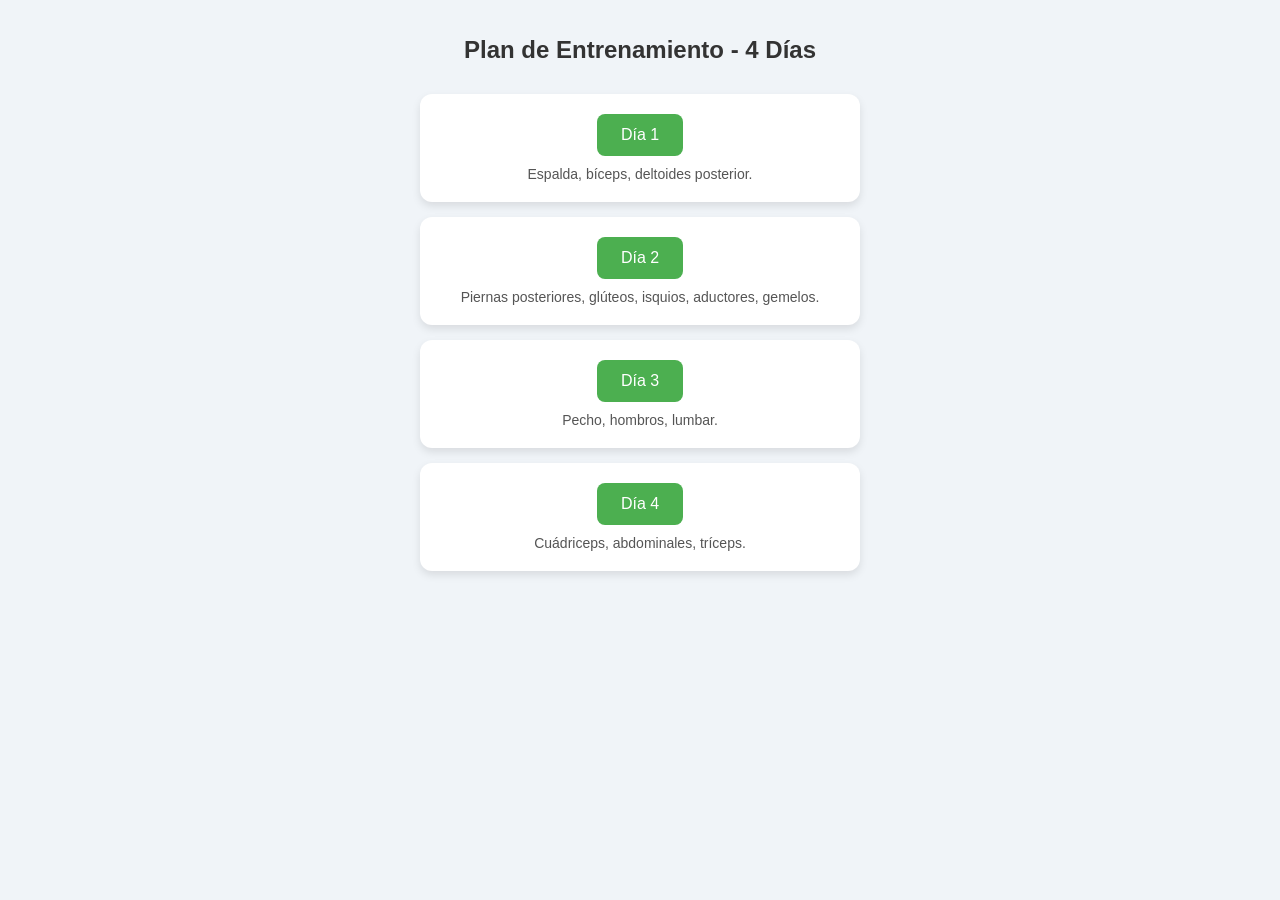
<file: app/src/main/java/com/bochicapp/gym/web/index.html>
<!DOCTYPE html>
<html lang="es">
<head>
    <meta charset="UTF-8">
    <title>Plan de Entrenamiento</title>
    <link rel="stylesheet" href="styles.css">
</head>
<body>
<h1>Plan de Entrenamiento - 4 Días</h1>

<div class="dia">
    <a href="dia1.html">
        <button>Día 1</button>
    </a>
    <p>Espalda, bíceps, deltoides posterior.</p>
</div>

<div class="dia">
    <a href="dia2.html">
        <button>Día 2</button>
    </a>
    <p>Piernas posteriores, glúteos, isquios, aductores, gemelos.</p>
</div>

<div class="dia">
    <a href="dia3.html">
        <button>Día 3</button>
    </a>
    <p>Pecho, hombros, lumbar.</p>
</div>

<div class="dia">
    <a href="dia4.html">
        <button>Día 4</button>
    </a>
    <p>Cuádriceps, abdominales, tríceps.</p>
</div>
</body>
</html>
</file>
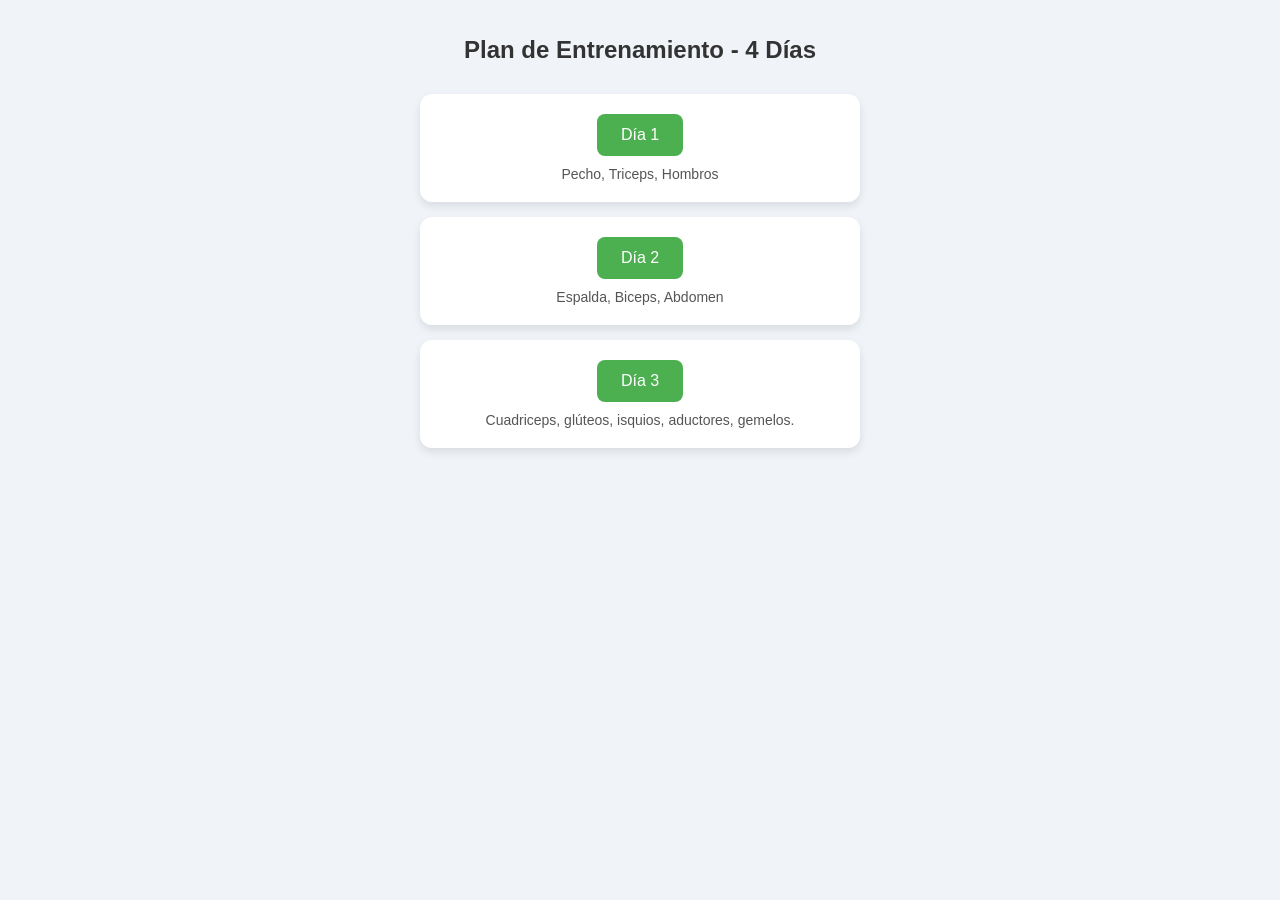
<file: app/src/main/java/com/bochicapp/gym/web/Daniel/index.html>
<!DOCTYPE html>
<html lang="es">
<head>
    <meta charset="UTF-8">
    <title>Plan de Entrenamiento</title>
    <link rel="stylesheet" href="styles.css">
</head>
<body>
<h1>Plan de Entrenamiento - 4 Días</h1>

<div class="dia">
    <a href="dia1.html">
        <button>Día 1</button>
    </a>
    <p>Pecho, Triceps, Hombros</p>
</div>

<div class="dia">
    <a href="dia2.html">
        <button>Día 2</button>
    </a>
    <p>Espalda, Biceps, Abdomen</p>
</div>

<div class="dia">
    <a href="dia3.html">
        <button>Día 3</button>
    </a>
    <p>Cuadriceps, glúteos, isquios, aductores, gemelos.</p>
</div>

</body>
</html>
</file>
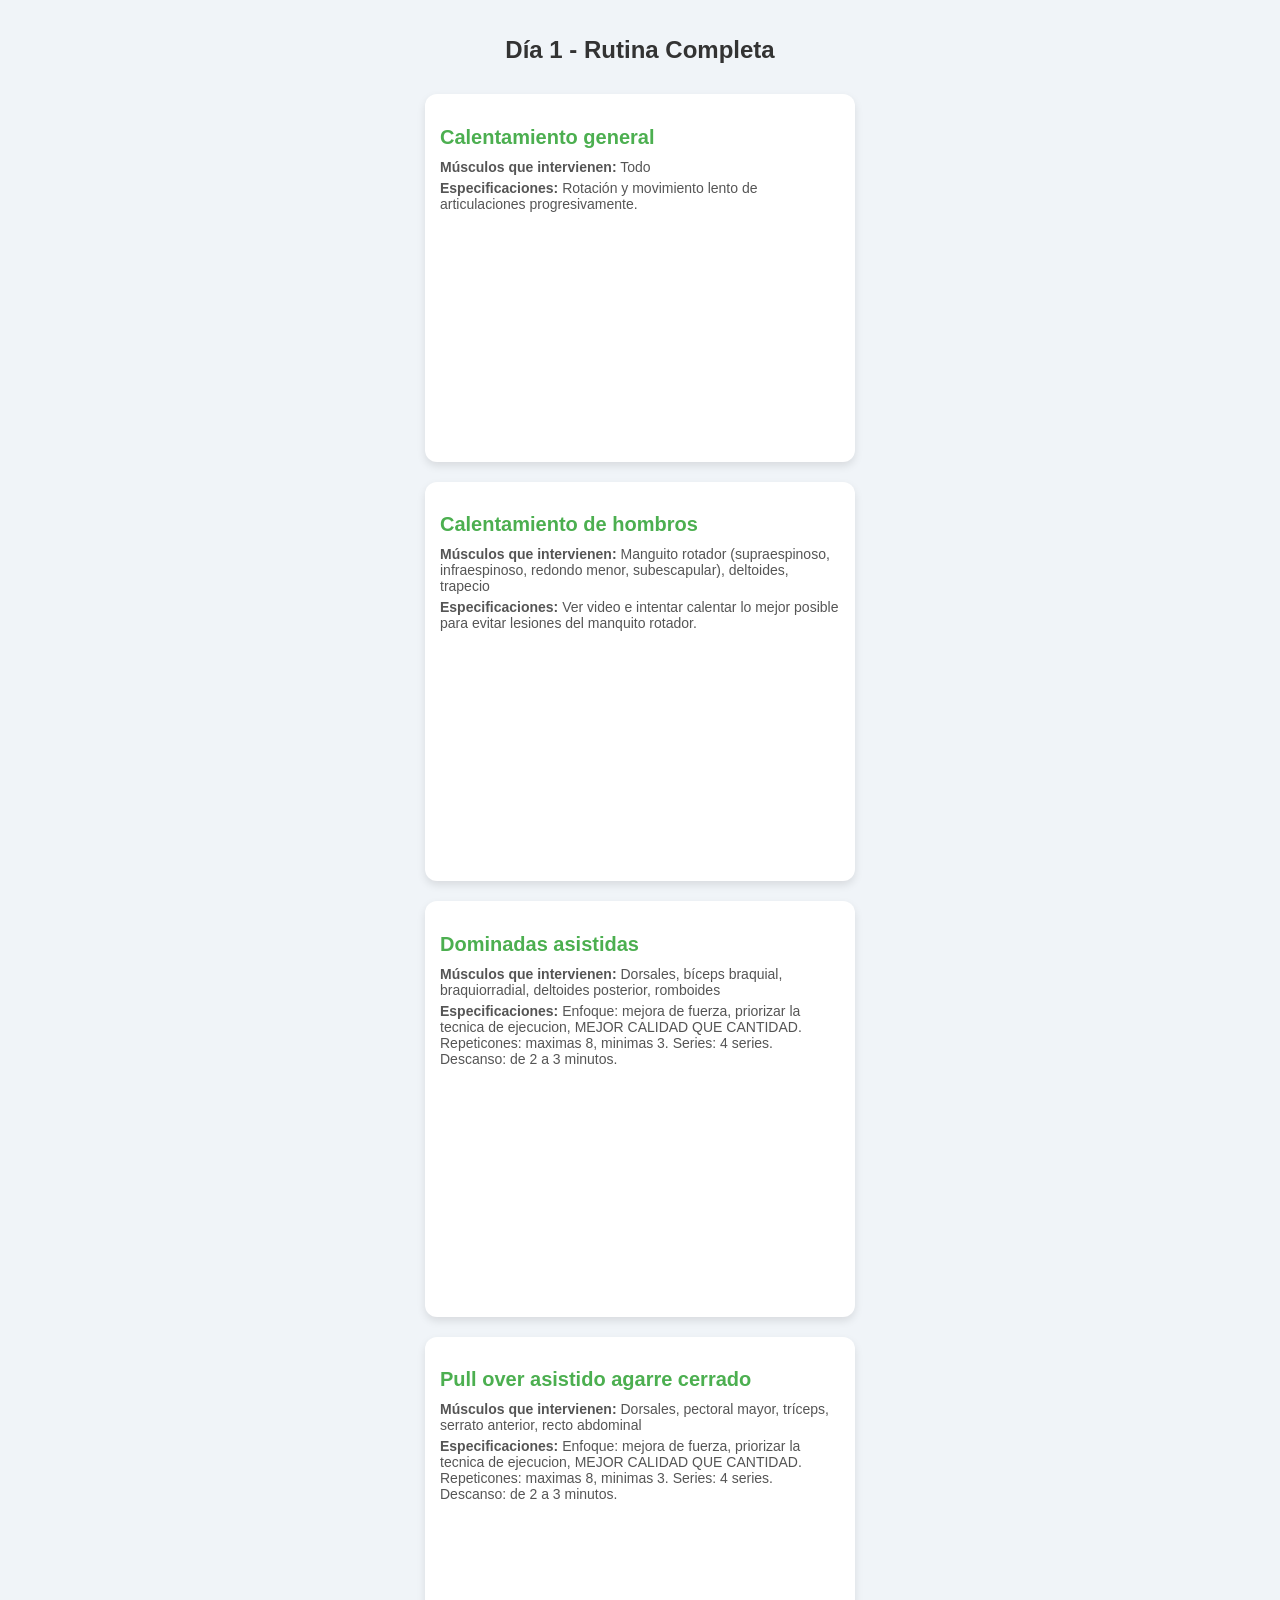
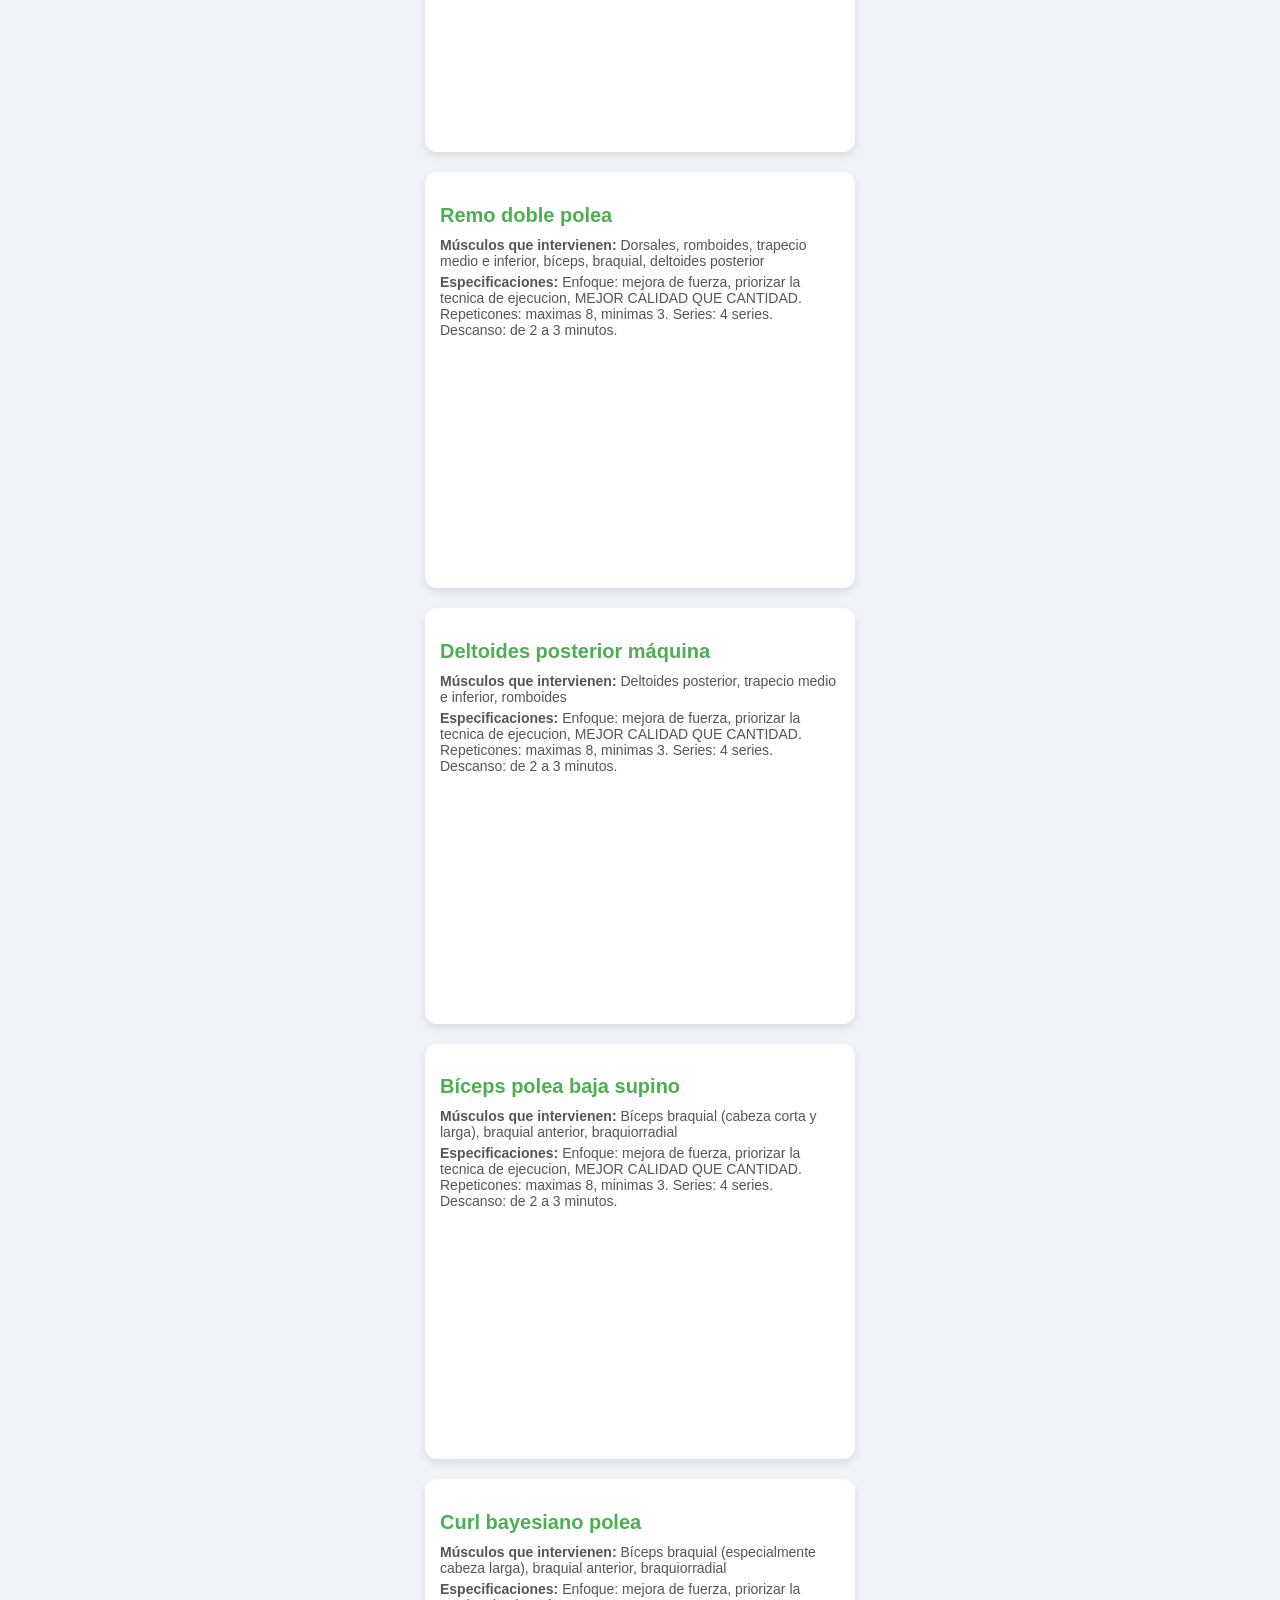
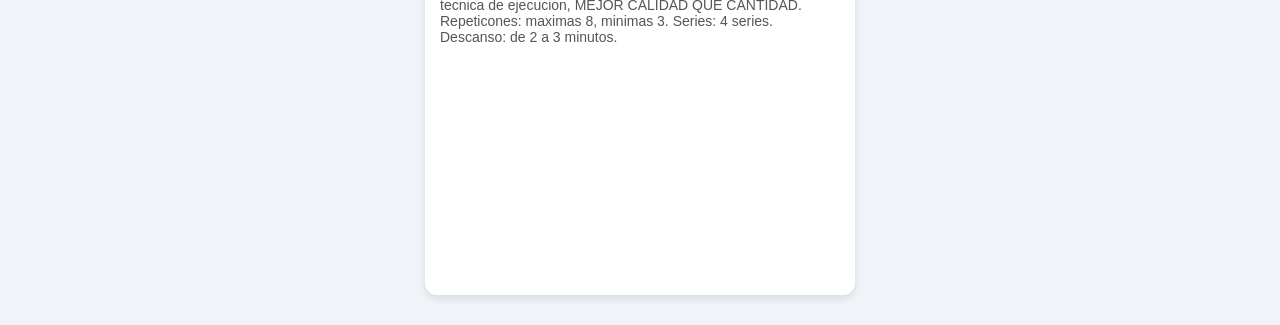
<file: app/src/main/java/com/bochicapp/gym/web/dia1.html>
<!DOCTYPE html>
<html lang="es">
<head>
    <meta charset="UTF-8">
    <meta name="viewport" content="width=device-width, initial-scale=1.0">
    <title>Día 1 - Rutina Completa</title>
    <link rel="stylesheet" href="styles2.css">
</head>
<body>
<h1>Día 1 - Rutina Completa</h1>
<div class="rutina-container">
    <div class="ejercicio">
        <h2>Calentamiento general</h2>
        <p><strong>Músculos que intervienen:</strong> Todo</p>
        <p><strong>Especificaciones:</strong> Rotación y movimiento lento de articulaciones progresivamente.</p>
        <div class="video-container">
            <iframe src="https://www.youtube.com/embed/YGoCAfU6d-s" frameborder="0" allowfullscreen></iframe>
        </div>
    </div>

    <div class="ejercicio">
        <h2>Calentamiento de hombros</h2>
        <p><strong>Músculos que intervienen:</strong> Manguito rotador (supraespinoso, infraespinoso, redondo menor, subescapular), deltoides, trapecio</p>
        <p><strong>Especificaciones:</strong> Ver video e intentar calentar lo mejor posible para evitar lesiones del manquito rotador.</p>
        <div class="video-container">
            <iframe src="https://www.youtube.com/embed/A0gCCmGqn_M" frameborder="0" allowfullscreen></iframe>
        </div>
    </div>

    <div class="ejercicio">
        <h2>Dominadas asistidas</h2>
        <p><strong>Músculos que intervienen:</strong> Dorsales, bíceps braquial, braquiorradial, deltoides posterior, romboides</p>
        <p><strong>Especificaciones:</strong> Enfoque: mejora de fuerza, priorizar la tecnica de ejecucion, MEJOR CALIDAD QUE CANTIDAD. Repeticones: maximas 8, minimas 3. Series: 4 series. Descanso: de 2 a 3 minutos.</p>
        <div class="video-container">
            <iframe src="https://www.youtube.com/embed/lgE47t3dr2Q" frameborder="0" allowfullscreen></iframe>
        </div>
    </div>

    <div class="ejercicio">
        <h2>Pull over asistido agarre cerrado</h2>
        <p><strong>Músculos que intervienen:</strong> Dorsales, pectoral mayor, tríceps, serrato anterior, recto abdominal</p>
        <p><strong>Especificaciones:</strong> Enfoque: mejora de fuerza, priorizar la tecnica de ejecucion, MEJOR CALIDAD QUE CANTIDAD. Repeticones: maximas 8, minimas 3. Series: 4 series. Descanso: de 2 a 3 minutos.</p>
        <div class="video-container">
            <iframe src="https://www.youtube.com/embed/4ygpWJgfhIE" frameborder="0" allowfullscreen></iframe>
        </div>
    </div>

    <div class="ejercicio">
        <h2>Remo doble polea</h2>
        <p><strong>Músculos que intervienen:</strong> Dorsales, romboides, trapecio medio e inferior, bíceps, braquial, deltoides posterior</p>
        <p><strong>Especificaciones:</strong> Enfoque: mejora de fuerza, priorizar la tecnica de ejecucion, MEJOR CALIDAD QUE CANTIDAD. Repeticones: maximas 8, minimas 3. Series: 4 series. Descanso: de 2 a 3 minutos.</p>
        <div class="video-container">
            <iframe src="https://www.youtube.com/embed/v02IVd4cuUU" frameborder="0" allowfullscreen></iframe>
        </div>
    </div>

    <div class="ejercicio">
        <h2>Deltoides posterior máquina</h2>
        <p><strong>Músculos que intervienen:</strong> Deltoides posterior, trapecio medio e inferior, romboides</p>
        <p><strong>Especificaciones:</strong> Enfoque: mejora de fuerza, priorizar la tecnica de ejecucion, MEJOR CALIDAD QUE CANTIDAD. Repeticones: maximas 8, minimas 3. Series: 4 series. Descanso: de 2 a 3 minutos.</p>
        <div class="video-container">
            <iframe src="https://www.youtube.com/embed/QJLG15jHksA" frameborder="0" allowfullscreen></iframe>
        </div>
    </div>

    <div class="ejercicio">
        <h2>Bíceps polea baja supino</h2>
        <p><strong>Músculos que intervienen:</strong> Bíceps braquial (cabeza corta y larga), braquial anterior, braquiorradial</p>
        <p><strong>Especificaciones:</strong> Enfoque: mejora de fuerza, priorizar la tecnica de ejecucion, MEJOR CALIDAD QUE CANTIDAD. Repeticones: maximas 8, minimas 3. Series: 4 series. Descanso: de 2 a 3 minutos.</p>
        <div class="video-container">
            <iframe src="https://www.youtube.com/embed/U6op1JiV0T8" frameborder="0" allowfullscreen></iframe>
        </div>
    </div>

    <div class="ejercicio">
        <h2>Curl bayesiano polea</h2>
        <p><strong>Músculos que intervienen:</strong> Bíceps braquial (especialmente cabeza larga), braquial anterior, braquiorradial</p>
        <p><strong>Especificaciones:</strong> Enfoque: mejora de fuerza, priorizar la tecnica de ejecucion, MEJOR CALIDAD QUE CANTIDAD. Repeticones: maximas 8, minimas 3. Series: 4 series. Descanso: de 2 a 3 minutos.</p>
        <div class="video-container">
            <iframe src="https://www.youtube.com/embed/m1wGr3O-nzo" frameborder="0" allowfullscreen></iframe>
        </div>
    </div>
</div>
</body>
</html>
</file>
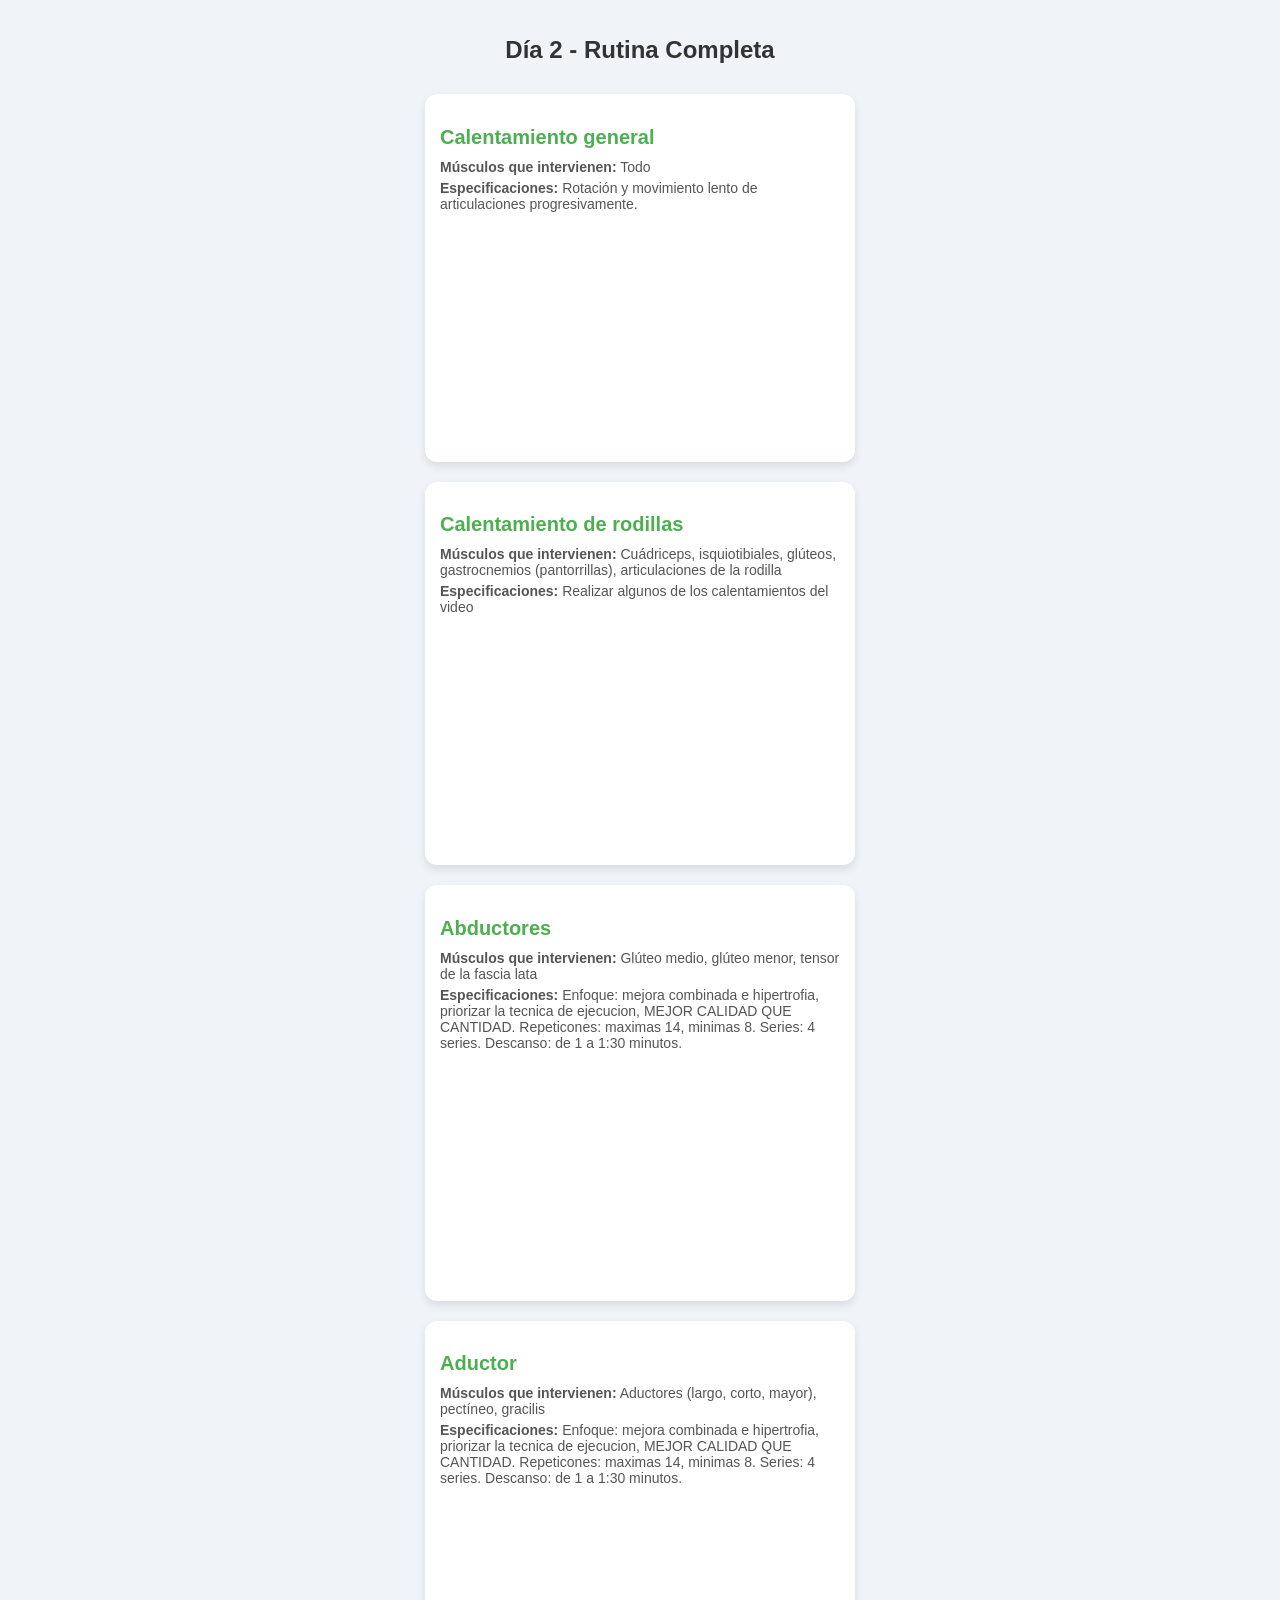
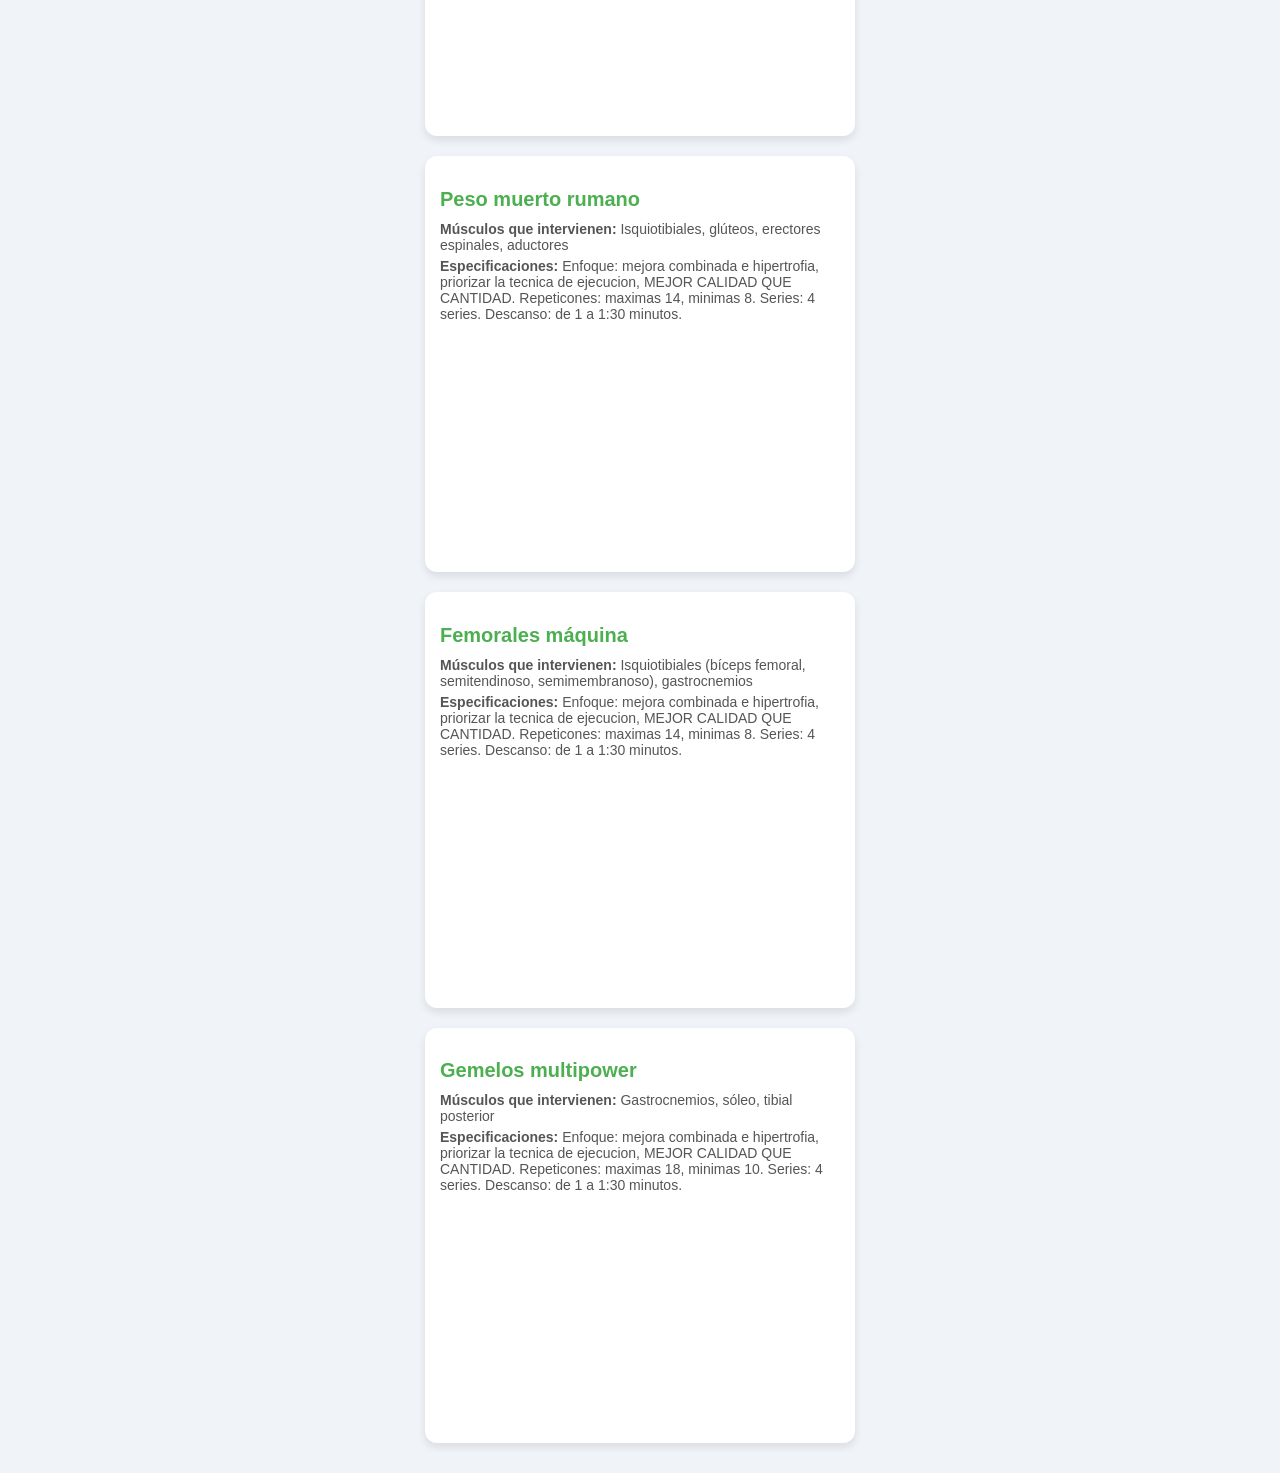
<file: app/src/main/java/com/bochicapp/gym/web/dia2.html>
<!DOCTYPE html>
<html lang="es">
<head>
    <meta charset="UTF-8">
    <meta name="viewport" content="width=device-width, initial-scale=1.0">
    <title>Día 2 - Rutina Completa</title>
    <link rel="stylesheet" href="styles2.css">
</head>
<body>
<h1>Día 2 - Rutina Completa</h1>
<div class="rutina-container">
    <div class="ejercicio">
        <h2>Calentamiento general</h2>
        <p><strong>Músculos que intervienen:</strong> Todo</p>
        <p><strong>Especificaciones:</strong> Rotación y movimiento lento de articulaciones progresivamente.</p>
        <div class="video-container">
            <iframe src="https://www.youtube.com/embed/YGoCAfU6d-s" frameborder="0" allowfullscreen></iframe>
        </div>
    </div>

    <div class="ejercicio">
        <h2>Calentamiento de rodillas</h2>
        <p><strong>Músculos que intervienen:</strong> Cuádriceps, isquiotibiales, glúteos, gastrocnemios (pantorrillas), articulaciones de la rodilla</p>
        <p><strong>Especificaciones:</strong> Realizar algunos de los calentamientos del video</p>
        <div class="video-container">
            <iframe src="https://www.youtube.com/embed/jSACK-0lKi4" frameborder="0" allowfullscreen></iframe>
        </div>
    </div>

    <div class="ejercicio">
        <h2>Abductores</h2>
        <p><strong>Músculos que intervienen:</strong> Glúteo medio, glúteo menor, tensor de la fascia lata</p>
        <p><strong>Especificaciones:</strong> Enfoque: mejora combinada e hipertrofia, priorizar la tecnica de ejecucion, MEJOR CALIDAD QUE CANTIDAD. Repeticones: maximas 14, minimas 8. Series: 4 series. Descanso: de 1 a 1:30 minutos.</p>
        <div class="video-container">
            <iframe src="https://www.youtube.com/embed/Ag57DscB5uA" frameborder="0" allowfullscreen></iframe>
        </div>
    </div>

    <div class="ejercicio">
        <h2>Aductor</h2>
        <p><strong>Músculos que intervienen:</strong> Aductores (largo, corto, mayor), pectíneo, gracilis</p>
        <p><strong>Especificaciones:</strong> Enfoque: mejora combinada e hipertrofia, priorizar la tecnica de ejecucion, MEJOR CALIDAD QUE CANTIDAD. Repeticones: maximas 14, minimas 8. Series: 4 series. Descanso: de 1 a 1:30 minutos.</p>
        <div class="video-container">
            <iframe src="https://www.youtube.com/embed/i-Cotxp4wpM" frameborder="0" allowfullscreen></iframe>
        </div>
    </div>

    <div class="ejercicio">
        <h2>Peso muerto rumano</h2>
        <p><strong>Músculos que intervienen:</strong> Isquiotibiales, glúteos, erectores espinales, aductores</p>
        <p><strong>Especificaciones:</strong> Enfoque: mejora combinada e hipertrofia, priorizar la tecnica de ejecucion, MEJOR CALIDAD QUE CANTIDAD. Repeticones: maximas 14, minimas 8. Series: 4 series. Descanso: de 1 a 1:30 minutos.</p>
        <div class="video-container">
            <iframe src="https://www.youtube.com/embed/0mUwMamTBaI" frameborder="0" allowfullscreen></iframe>
        </div>
    </div>

    <div class="ejercicio">
        <h2>Femorales máquina</h2>
        <p><strong>Músculos que intervienen:</strong> Isquiotibiales (bíceps femoral, semitendinoso, semimembranoso), gastrocnemios</p>
        <p><strong>Especificaciones:</strong> Enfoque: mejora combinada e hipertrofia, priorizar la tecnica de ejecucion, MEJOR CALIDAD QUE CANTIDAD. Repeticones: maximas 14, minimas 8. Series: 4 series. Descanso: de 1 a 1:30 minutos.</p>
        <div class="video-container">
            <iframe src="https://www.youtube.com/embed/VEAv16_YIF0" frameborder="0" allowfullscreen></iframe>
        </div>
    </div>

    <div class="ejercicio">
        <h2>Gemelos multipower</h2>
        <p><strong>Músculos que intervienen:</strong> Gastrocnemios, sóleo, tibial posterior</p>
        <p><strong>Especificaciones:</strong> Enfoque: mejora combinada e hipertrofia, priorizar la tecnica de ejecucion, MEJOR CALIDAD QUE CANTIDAD. Repeticones: maximas 18, minimas 10. Series: 4 series. Descanso: de 1 a 1:30 minutos.</p>
        <div class="video-container">
            <iframe src="https://www.youtube.com/embed/3d6jHpU76UE" frameborder="0" allowfullscreen></iframe>
        </div>
    </div>
</div>
</body>
</html>
</file>
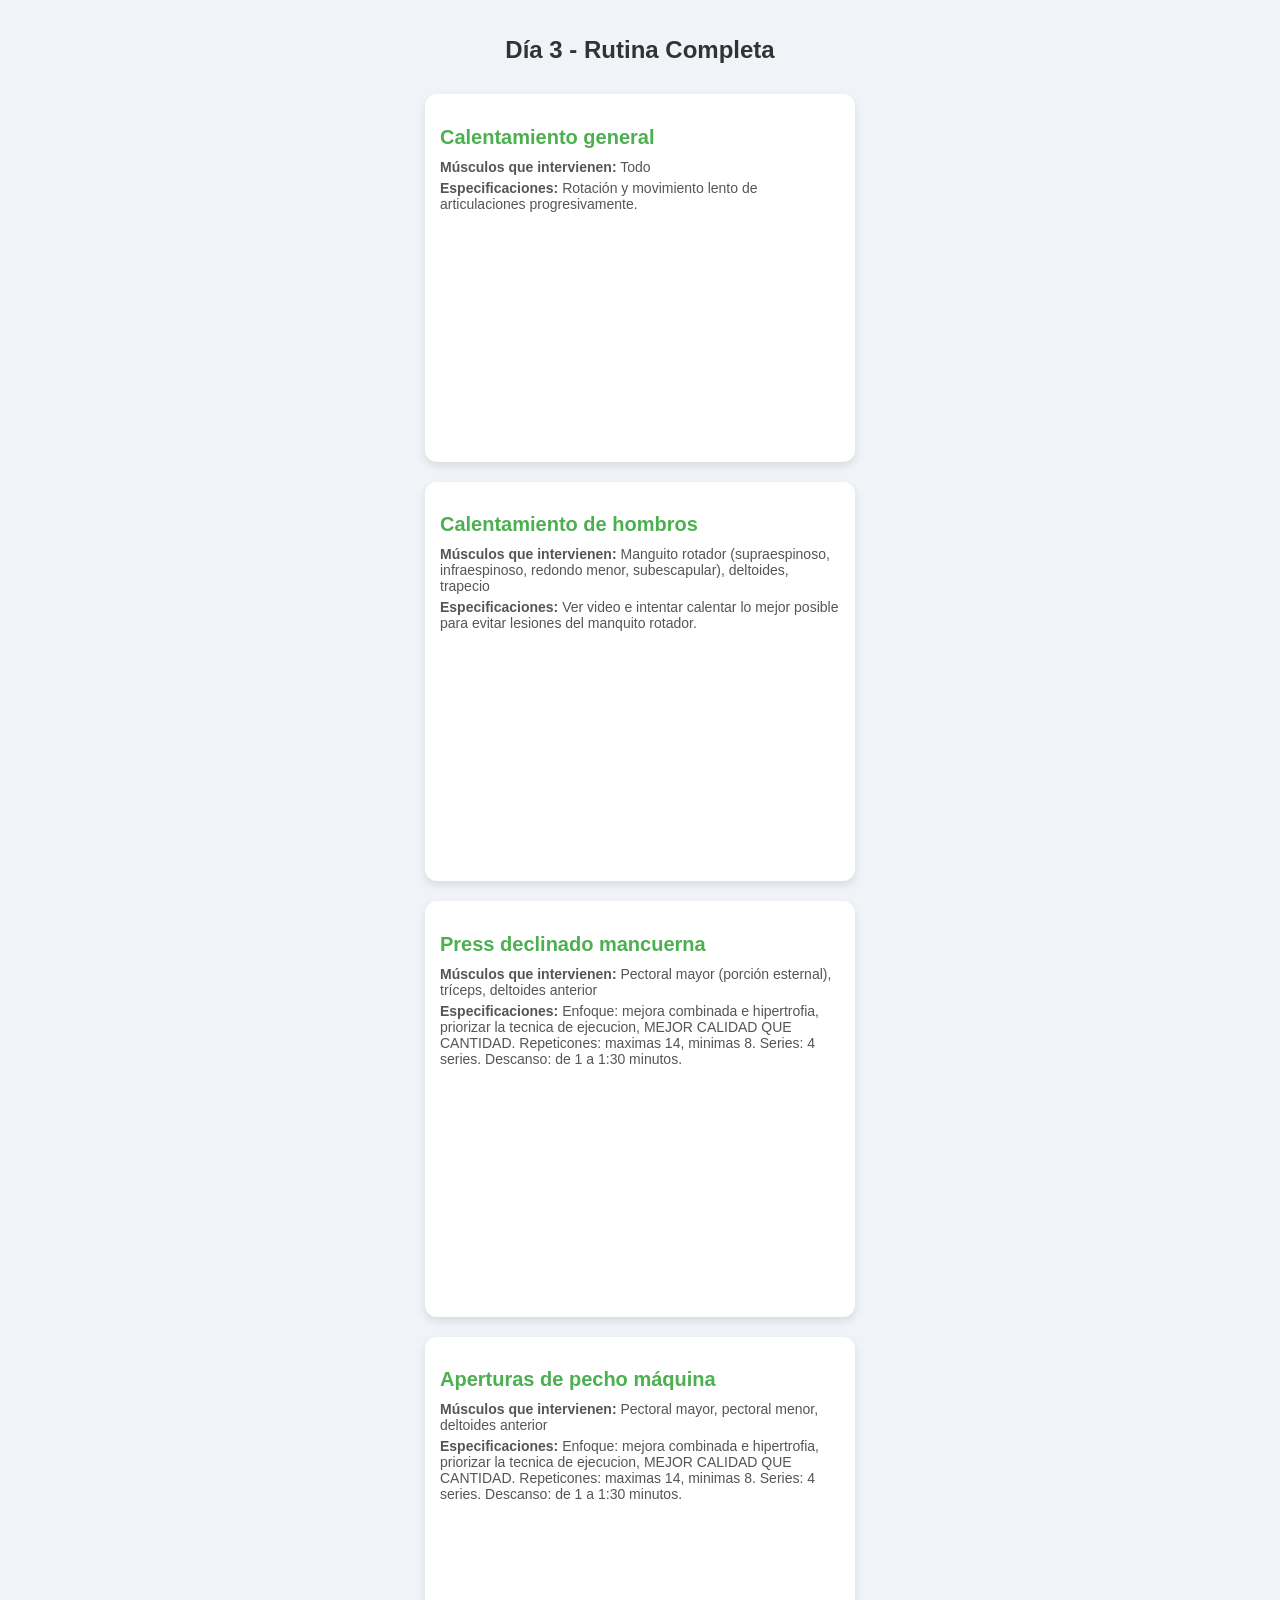
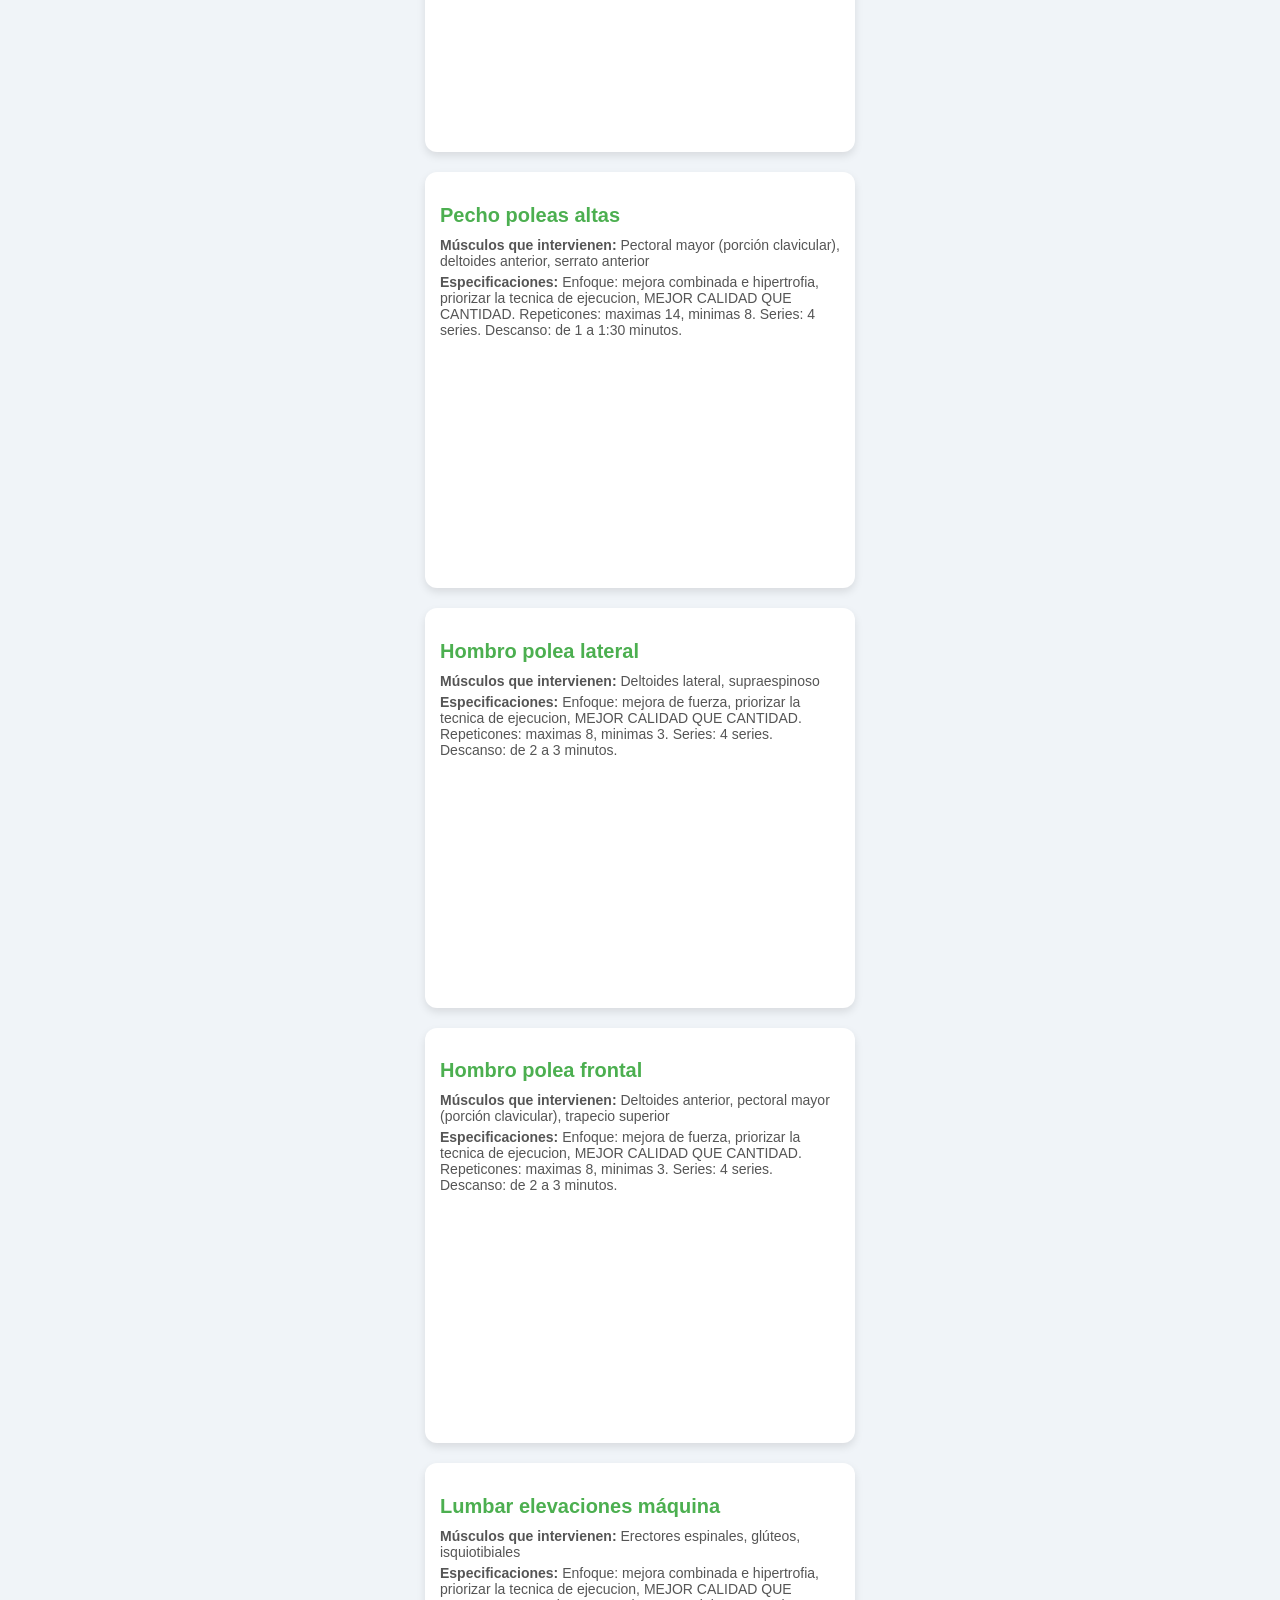
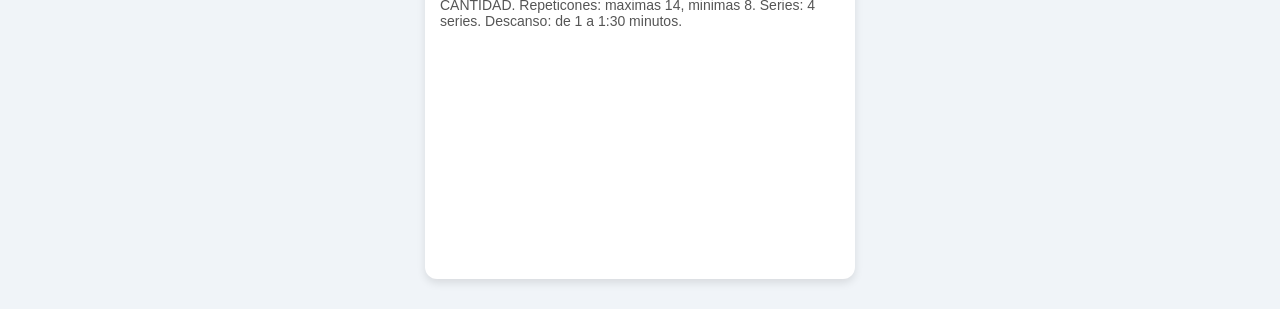
<file: app/src/main/java/com/bochicapp/gym/web/dia3.html>
<!DOCTYPE html>
<html lang="es">
<head>
    <meta charset="UTF-8">
    <meta name="viewport" content="width=device-width, initial-scale=1.0">
    <title>Día 3 - Rutina Completa</title>
    <link rel="stylesheet" href="styles2.css">
</head>
<body>
<h1>Día 3 - Rutina Completa</h1>
<div class="rutina-container">
    <div class="ejercicio">
        <h2>Calentamiento general</h2>
        <p><strong>Músculos que intervienen:</strong> Todo</p>
        <p><strong>Especificaciones:</strong> Rotación y movimiento lento de articulaciones progresivamente.</p>
        <div class="video-container">
            <iframe src="https://www.youtube.com/embed/YGoCAfU6d-s" frameborder="0" allowfullscreen></iframe>
        </div>
    </div>

    <div class="ejercicio">
        <h2>Calentamiento de hombros</h2>
        <p><strong>Músculos que intervienen:</strong> Manguito rotador (supraespinoso, infraespinoso, redondo menor, subescapular), deltoides, trapecio</p>
        <p><strong>Especificaciones:</strong> Ver video e intentar calentar lo mejor posible para evitar lesiones del manquito rotador.</p>
        <div class="video-container">
            <iframe src="https://www.youtube.com/embed/A0gCCmGqn_M" frameborder="0" allowfullscreen></iframe>
        </div>
    </div>

    <div class="ejercicio">
        <h2>Press declinado mancuerna</h2>
        <p><strong>Músculos que intervienen:</strong> Pectoral mayor (porción esternal), tríceps, deltoides anterior</p>
        <p><strong>Especificaciones:</strong> Enfoque: mejora combinada e hipertrofia, priorizar la tecnica de ejecucion, MEJOR CALIDAD QUE CANTIDAD. Repeticones: maximas 14, minimas 8. Series: 4 series. Descanso: de 1 a 1:30 minutos.</p>
        <div class="video-container">
            <iframe src="https://www.youtube.com/embed/PAd6ezGbDUQ" frameborder="0" allowfullscreen></iframe>
        </div>
    </div>

    <div class="ejercicio">
        <h2>Aperturas de pecho máquina</h2>
        <p><strong>Músculos que intervienen:</strong> Pectoral mayor, pectoral menor, deltoides anterior</p>
        <p><strong>Especificaciones:</strong> Enfoque: mejora combinada e hipertrofia, priorizar la tecnica de ejecucion, MEJOR CALIDAD QUE CANTIDAD. Repeticones: maximas 14, minimas 8. Series: 4 series. Descanso: de 1 a 1:30 minutos.</p>
        <div class="video-container">
            <iframe src="https://www.youtube.com/embed/t3EH_o2GUyc" frameborder="0" allowfullscreen></iframe>
        </div>
    </div>

    <div class="ejercicio">
        <h2>Pecho poleas altas</h2>
        <p><strong>Músculos que intervienen:</strong> Pectoral mayor (porción clavicular), deltoides anterior, serrato anterior</p>
        <p><strong>Especificaciones:</strong> Enfoque: mejora combinada e hipertrofia, priorizar la tecnica de ejecucion, MEJOR CALIDAD QUE CANTIDAD. Repeticones: maximas 14, minimas 8. Series: 4 series. Descanso: de 1 a 1:30 minutos.</p>
        <div class="video-container">
            <iframe src="https://www.youtube.com/embed/osSD-IqKFlw" frameborder="0" allowfullscreen></iframe>
        </div>
    </div>

    <div class="ejercicio">
        <h2>Hombro polea lateral</h2>
        <p><strong>Músculos que intervienen:</strong> Deltoides lateral, supraespinoso</p>
        <p><strong>Especificaciones:</strong> Enfoque: mejora de fuerza, priorizar la tecnica de ejecucion, MEJOR CALIDAD QUE CANTIDAD. Repeticones: maximas 8, minimas 3. Series: 4 series. Descanso: de 2 a 3 minutos.</p>
        <div class="video-container">
            <iframe src="https://www.youtube.com/embed/2g-26KtNp1A" frameborder="0" allowfullscreen></iframe>
        </div>
    </div>

    <div class="ejercicio">
        <h2>Hombro polea frontal</h2>
        <p><strong>Músculos que intervienen:</strong> Deltoides anterior, pectoral mayor (porción clavicular), trapecio superior</p>
        <p><strong>Especificaciones:</strong> Enfoque: mejora de fuerza, priorizar la tecnica de ejecucion, MEJOR CALIDAD QUE CANTIDAD. Repeticones: maximas 8, minimas 3. Series: 4 series. Descanso: de 2 a 3 minutos.</p>
        <div class="video-container">
            <iframe src="https://www.youtube.com/embed/7Ps8KBssHiA" frameborder="0" allowfullscreen></iframe>
        </div>
    </div>

    <div class="ejercicio">
        <h2>Lumbar elevaciones máquina</h2>
        <p><strong>Músculos que intervienen:</strong> Erectores espinales, glúteos, isquiotibiales</p>
        <p><strong>Especificaciones:</strong> Enfoque: mejora combinada e hipertrofia, priorizar la tecnica de ejecucion, MEJOR CALIDAD QUE CANTIDAD. Repeticones: maximas 14, minimas 8. Series: 4 series. Descanso: de 1 a 1:30 minutos.</p>
        <div class="video-container">
            <iframe src="https://www.youtube.com/embed/JGiKCE593og" frameborder="0" allowfullscreen></iframe>
        </div>
    </div>
</div>
</body>
</html>
</file>
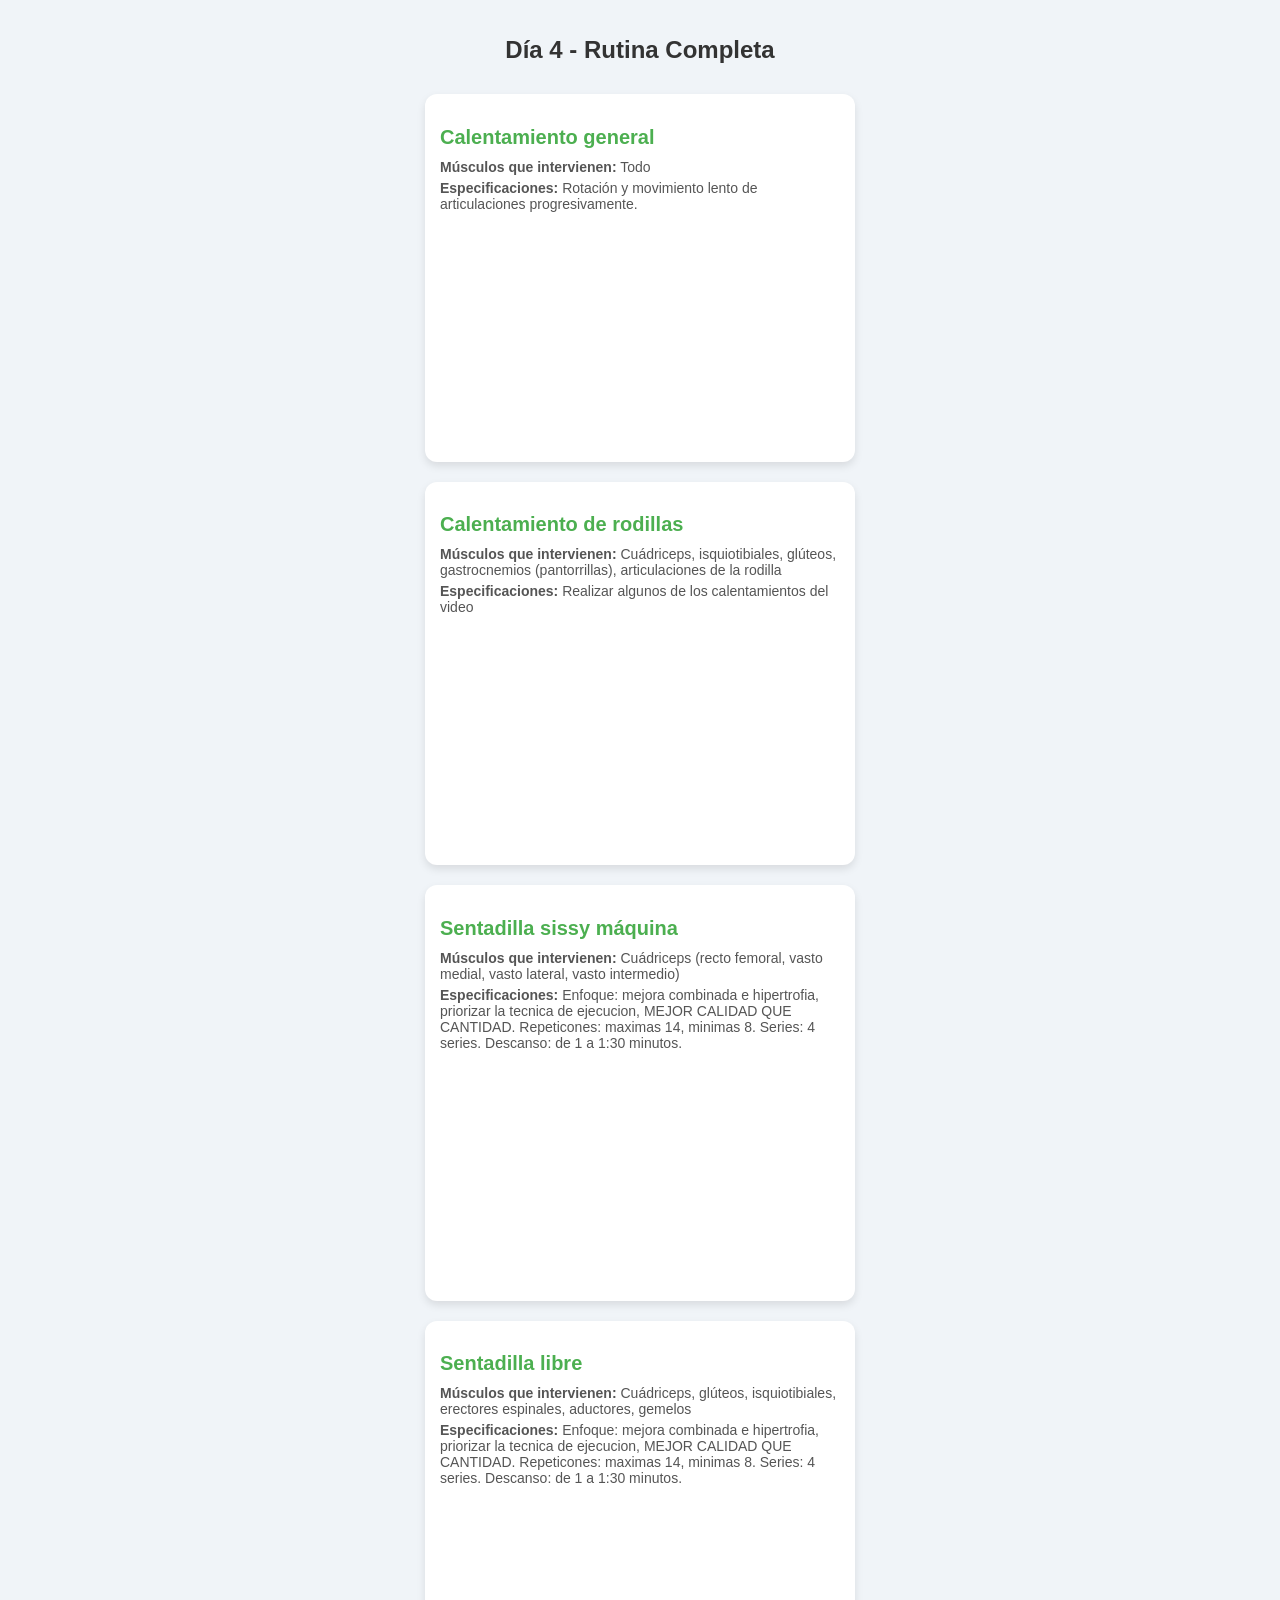
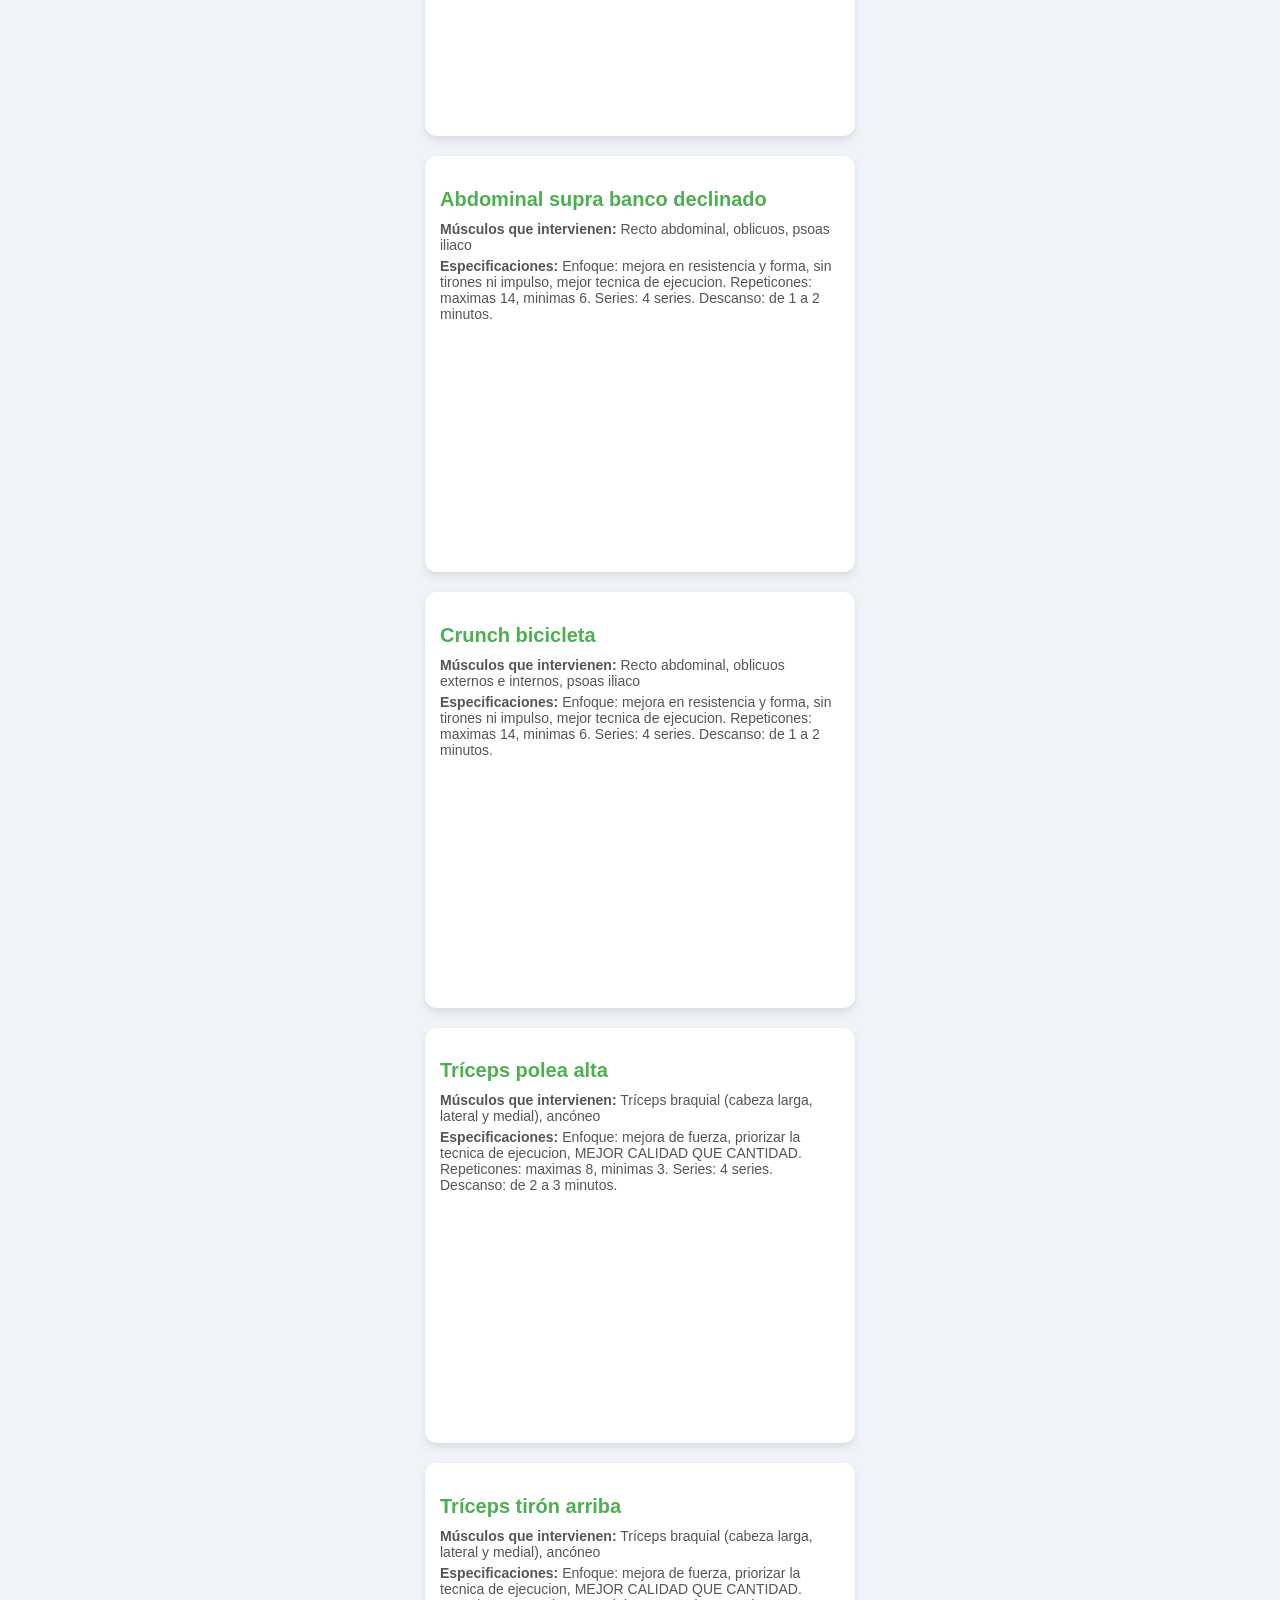
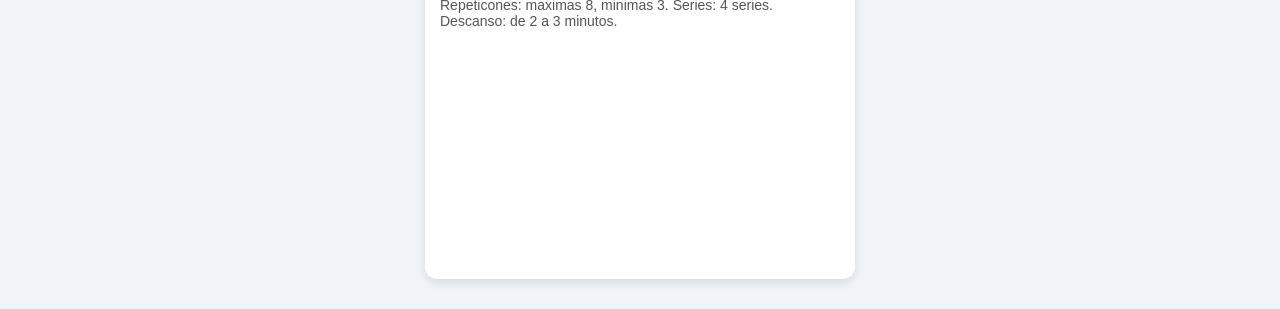
<file: app/src/main/java/com/bochicapp/gym/web/dia4.html>
<!DOCTYPE html>
<html lang="es">
<head>
    <meta charset="UTF-8">
    <meta name="viewport" content="width=device-width, initial-scale=1.0">
    <title>Día 4 - Rutina Completa</title>
    <link rel="stylesheet" href="styles2.css">
</head>
<body>
<h1>Día 4 - Rutina Completa</h1>
<div class="rutina-container">
    <div class="ejercicio">
        <h2>Calentamiento general</h2>
        <p><strong>Músculos que intervienen:</strong> Todo</p>
        <p><strong>Especificaciones:</strong> Rotación y movimiento lento de articulaciones progresivamente.</p>
        <div class="video-container">
            <iframe src="https://www.youtube.com/embed/YGoCAfU6d-s" frameborder="0" allowfullscreen></iframe>
        </div>
    </div>

    <div class="ejercicio">
        <h2>Calentamiento de rodillas</h2>
        <p><strong>Músculos que intervienen:</strong> Cuádriceps, isquiotibiales, glúteos, gastrocnemios (pantorrillas), articulaciones de la rodilla</p>
        <p><strong>Especificaciones:</strong> Realizar algunos de los calentamientos del video</p>
        <div class="video-container">
            <iframe src="https://www.youtube.com/embed/jSACK-0lKi4" frameborder="0" allowfullscreen></iframe>
        </div>
    </div>

    <div class="ejercicio">
        <h2>Sentadilla sissy máquina</h2>
        <p><strong>Músculos que intervienen:</strong> Cuádriceps (recto femoral, vasto medial, vasto lateral, vasto intermedio)</p>
        <p><strong>Especificaciones:</strong> Enfoque: mejora combinada e hipertrofia, priorizar la tecnica de ejecucion, MEJOR CALIDAD QUE CANTIDAD. Repeticones: maximas 14, minimas 8. Series: 4 series. Descanso: de 1 a 1:30 minutos.</p>
        <div class="video-container">
            <iframe src="https://www.youtube.com/embed/HcPdY7daTuI" frameborder="0" allowfullscreen></iframe>
        </div>
    </div>

    <div class="ejercicio">
        <h2>Sentadilla libre</h2>
        <p><strong>Músculos que intervienen:</strong> Cuádriceps, glúteos, isquiotibiales, erectores espinales, aductores, gemelos</p>
        <p><strong>Especificaciones:</strong> Enfoque: mejora combinada e hipertrofia, priorizar la tecnica de ejecucion, MEJOR CALIDAD QUE CANTIDAD. Repeticones: maximas 14, minimas 8. Series: 4 series. Descanso: de 1 a 1:30 minutos.</p>
        <div class="video-container">
            <iframe src="https://www.youtube.com/embed/oQ-Poj58S3c" frameborder="0" allowfullscreen></iframe>
        </div>
    </div>

    <div class="ejercicio">
        <h2>Abdominal supra banco declinado</h2>
        <p><strong>Músculos que intervienen:</strong> Recto abdominal, oblicuos, psoas iliaco</p>
        <p><strong>Especificaciones:</strong> Enfoque: mejora en resistencia y forma, sin tirones ni impulso, mejor tecnica de ejecucion. Repeticones: maximas 14, minimas 6. Series: 4 series. Descanso: de 1 a 2 minutos.</p>
        <div class="video-container">
            <iframe src="https://www.youtube.com/embed/e9cDABS-wGk" frameborder="0" allowfullscreen></iframe>
        </div>
    </div>

    <div class="ejercicio">
        <h2>Crunch bicicleta</h2>
        <p><strong>Músculos que intervienen:</strong> Recto abdominal, oblicuos externos e internos, psoas iliaco</p>
        <p><strong>Especificaciones:</strong> Enfoque: mejora en resistencia y forma, sin tirones ni impulso, mejor tecnica de ejecucion. Repeticones: maximas 14, minimas 6. Series: 4 series. Descanso: de 1 a 2 minutos.</p>
        <div class="video-container">
            <iframe src="https://www.youtube.com/embed/wnuLak2onoA" frameborder="0" allowfullscreen></iframe>
        </div>
    </div>

    <div class="ejercicio">
        <h2>Tríceps polea alta</h2>
        <p><strong>Músculos que intervienen:</strong> Tríceps braquial (cabeza larga, lateral y medial), ancóneo</p>
        <p><strong>Especificaciones:</strong> Enfoque: mejora de fuerza, priorizar la tecnica de ejecucion, MEJOR CALIDAD QUE CANTIDAD. Repeticones: maximas 8, minimas 3. Series: 4 series. Descanso: de 2 a 3 minutos.</p>
        <div class="video-container">
            <iframe src="https://www.youtube.com/embed/lJVh8DPFGw8" frameborder="0" allowfullscreen></iframe>
        </div>
    </div>

    <div class="ejercicio">
        <h2>Tríceps tirón arriba</h2>
        <p><strong>Músculos que intervienen:</strong> Tríceps braquial (cabeza larga, lateral y medial), ancóneo</p>
        <p><strong>Especificaciones:</strong> Enfoque: mejora de fuerza, priorizar la tecnica de ejecucion, MEJOR CALIDAD QUE CANTIDAD. Repeticones: maximas 8, minimas 3. Series: 4 series. Descanso: de 2 a 3 minutos.</p>
        <div class="video-container">
            <iframe src="https://www.youtube.com/embed/oZ1MbUl-_-w" frameborder="0" allowfullscreen></iframe>
        </div>
    </div>
</div>
</body>
</html>
</file>
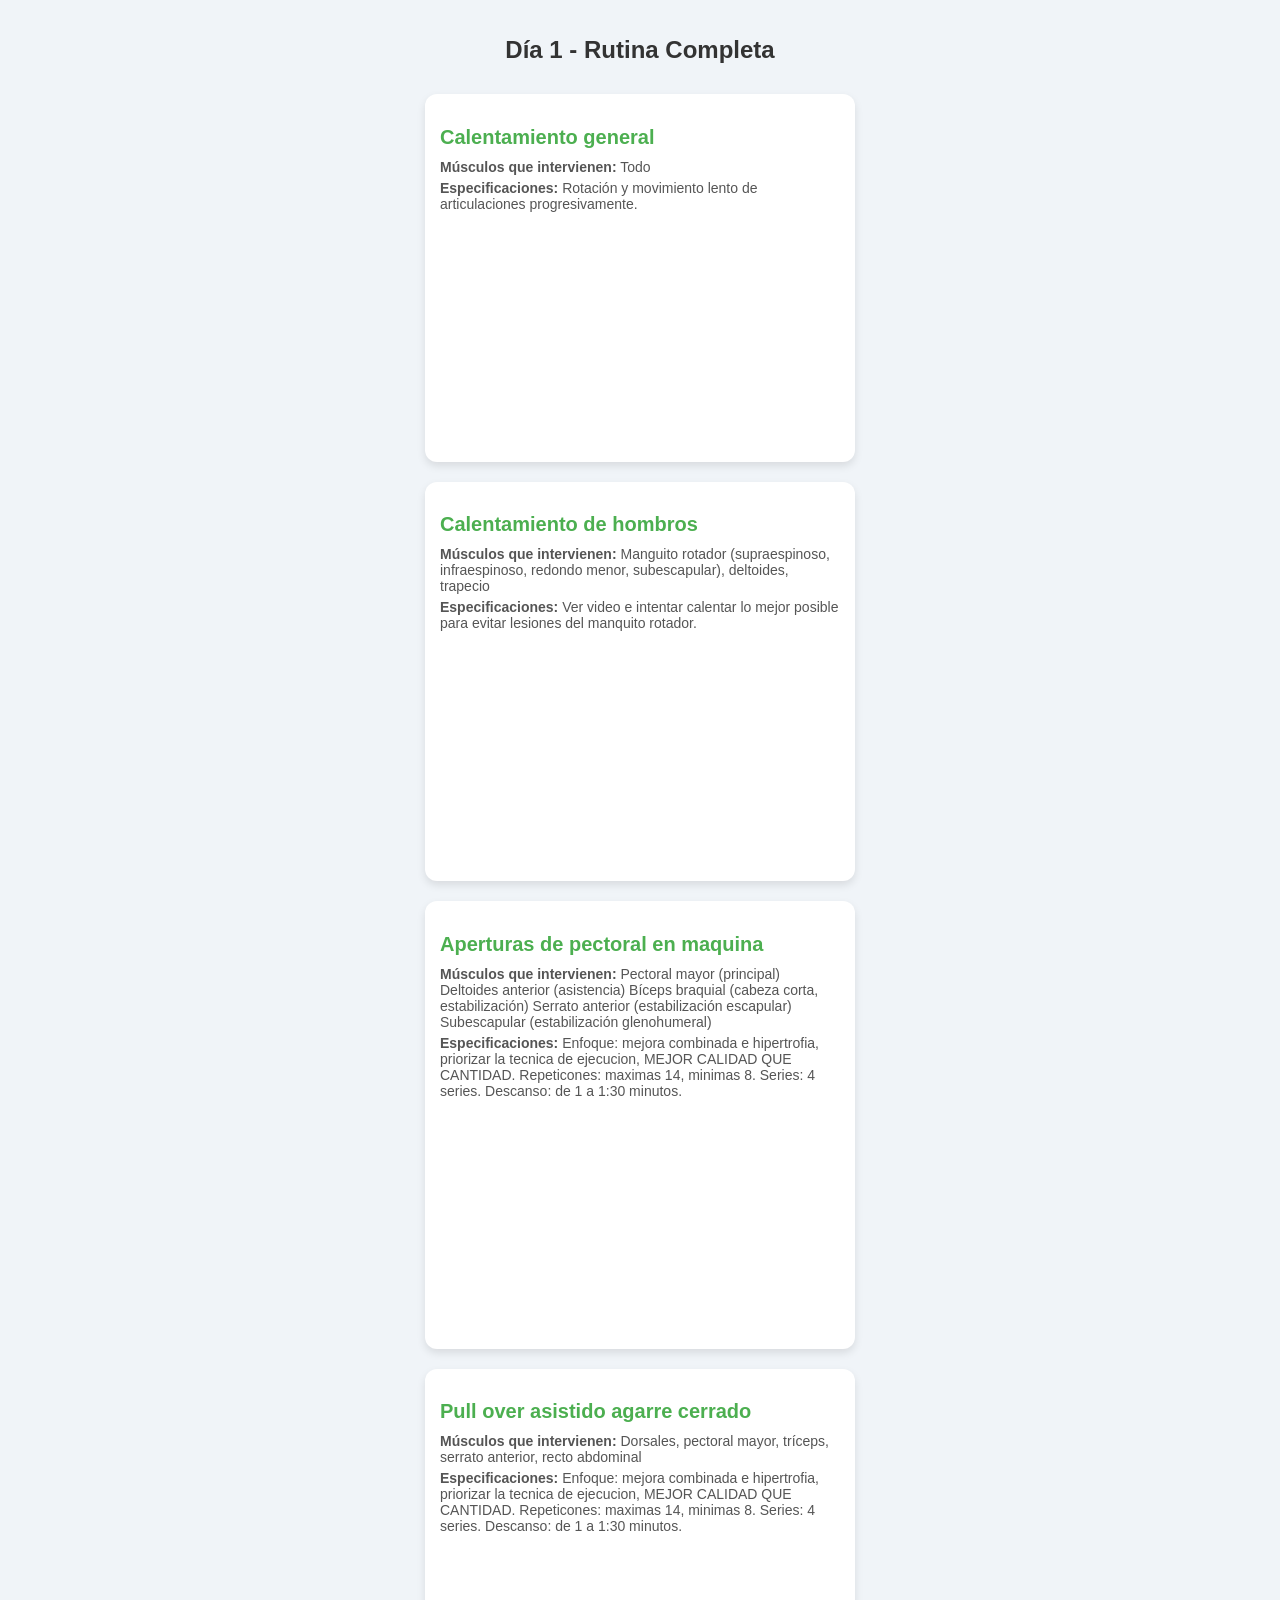
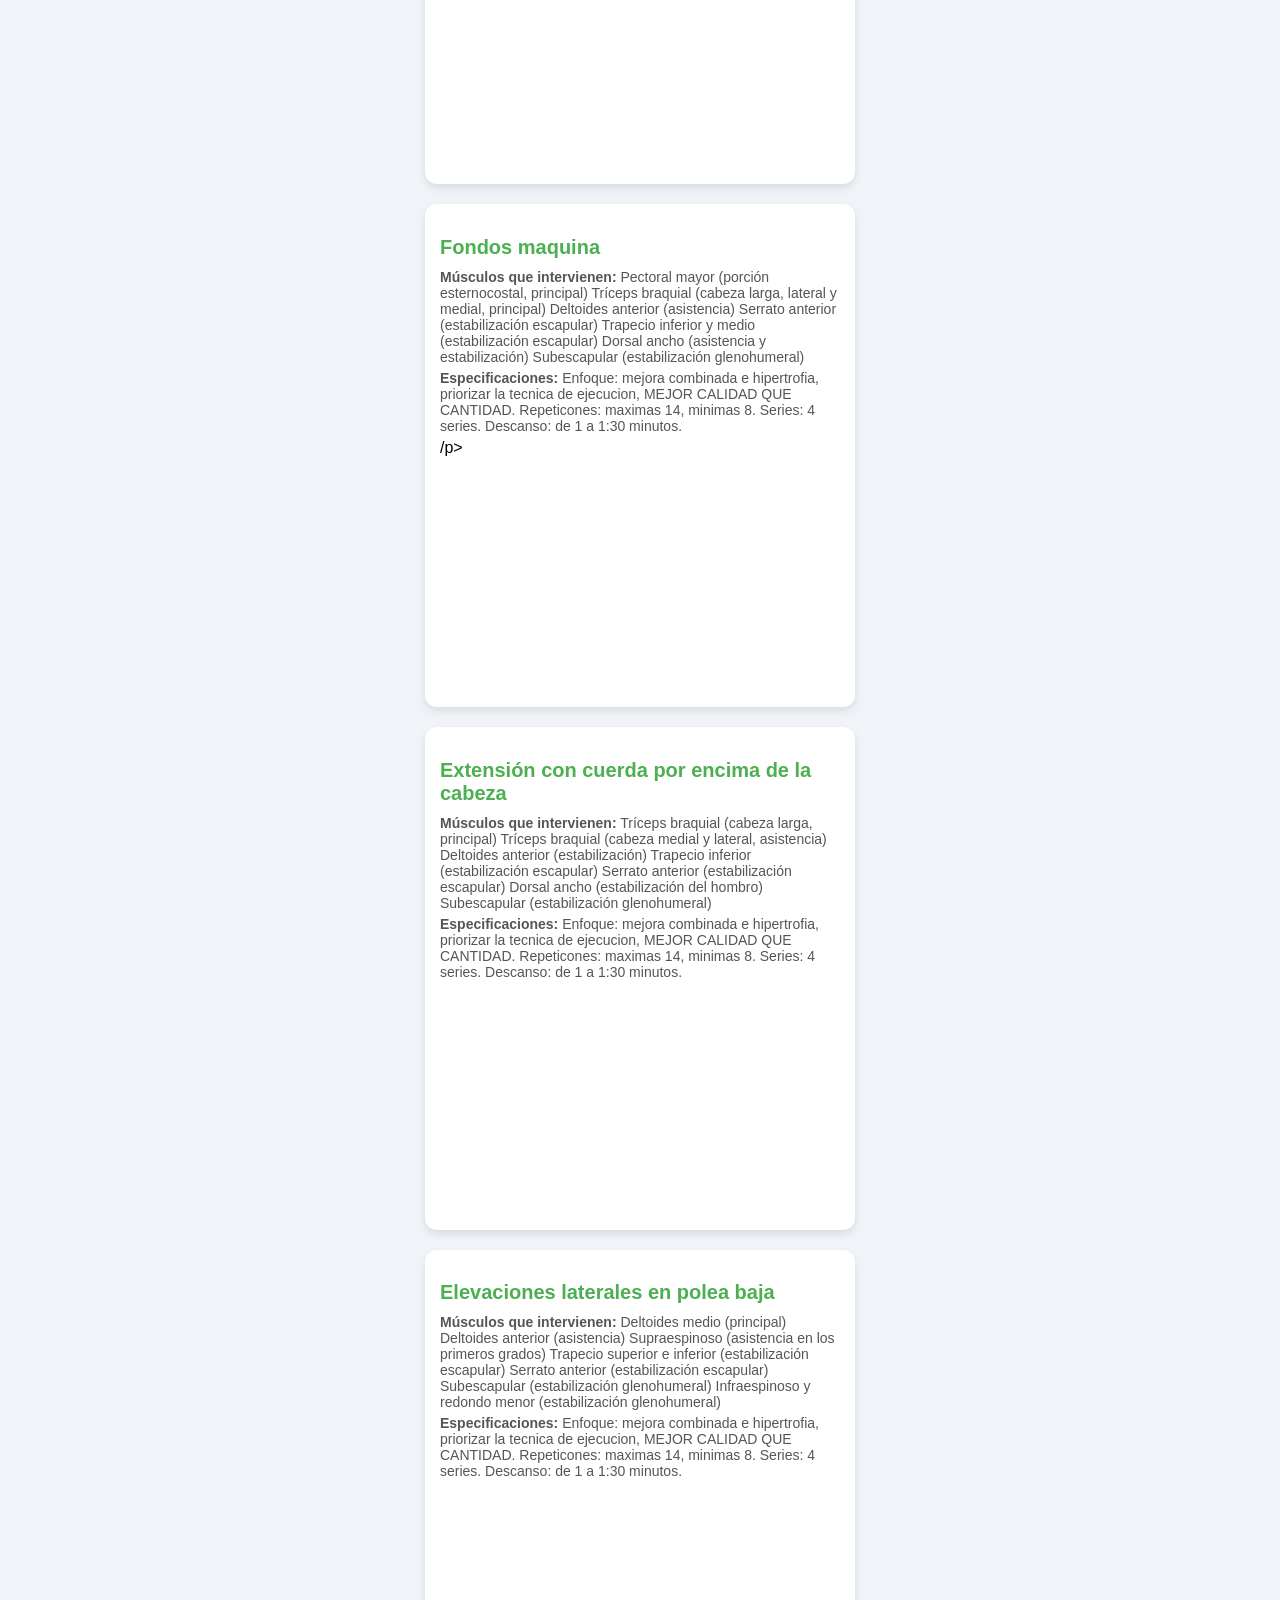
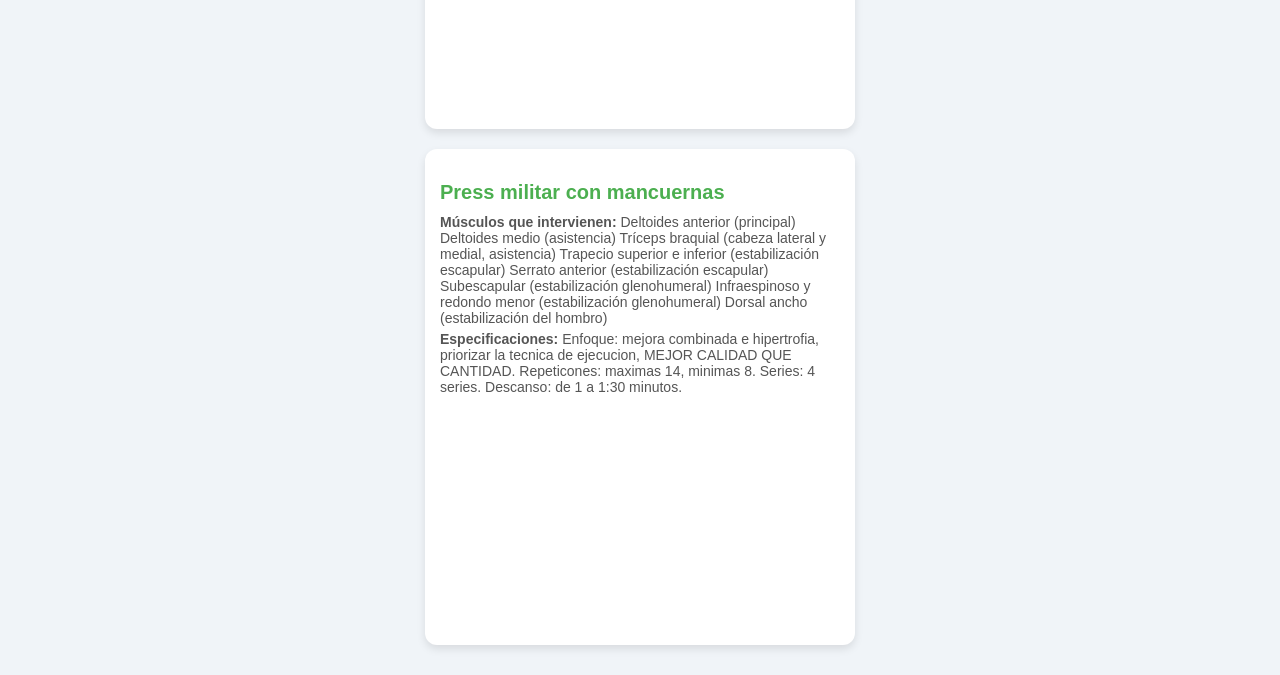
<file: app/src/main/java/com/bochicapp/gym/web/Daniel/dia1.html>
<!DOCTYPE html>
<html lang="es">
<head>
    <meta charset="UTF-8">
    <meta name="viewport" content="width=device-width, initial-scale=1.0">
    <title>Día 1 - Rutina Completa</title>
    <link rel="stylesheet" href="styles2.css">
</head>
<body>
<h1>Día 1 - Rutina Completa</h1>
<div class="rutina-container">
    <div class="ejercicio">
        <h2>Calentamiento general</h2>
        <p><strong>Músculos que intervienen:</strong> Todo</p>
        <p><strong>Especificaciones:</strong> Rotación y movimiento lento de articulaciones progresivamente.</p>
        <div class="video-container">
            <iframe src="https://www.youtube.com/embed/YGoCAfU6d-s" frameborder="0" allowfullscreen></iframe>
        </div>
    </div>

    <div class="ejercicio">
        <h2>Calentamiento de hombros</h2>
        <p><strong>Músculos que intervienen:</strong> Manguito rotador (supraespinoso, infraespinoso, redondo menor, subescapular), deltoides, trapecio</p>
        <p><strong>Especificaciones:</strong> Ver video e intentar calentar lo mejor posible para evitar lesiones del manquito rotador.</p>
        <div class="video-container">
            <iframe src="https://www.youtube.com/embed/A0gCCmGqn_M" frameborder="0" allowfullscreen></iframe>
        </div>
    </div>

    <div class="ejercicio">
        <h2>Aperturas de pectoral en maquina</h2>
        <p><strong>Músculos que intervienen:</strong>
            Pectoral mayor (principal)
            Deltoides anterior (asistencia)
            Bíceps braquial (cabeza corta, estabilización)
            Serrato anterior (estabilización escapular)
            Subescapular (estabilización glenohumeral)
        </p>
        <p><strong>Especificaciones:</strong> Enfoque: mejora combinada e hipertrofia, priorizar la tecnica de ejecucion, MEJOR CALIDAD QUE CANTIDAD. Repeticones: maximas 14, minimas 8. Series: 4 series. Descanso: de 1 a 1:30 minutos.</p>
        <div class="video-container">
            <iframe src="https://www.youtube.com/embed/U5lV7oPW3CA" frameborder="0" allowfullscreen></iframe>
        </div>
    </div>

    <div class="ejercicio">
        <h2>Pull over asistido agarre cerrado</h2>
        <p><strong>Músculos que intervienen:</strong> Dorsales, pectoral mayor, tríceps, serrato anterior, recto abdominal</p>
        <p><strong>Especificaciones:</strong> Enfoque: mejora combinada e hipertrofia, priorizar la tecnica de ejecucion, MEJOR CALIDAD QUE CANTIDAD. Repeticones: maximas 14, minimas 8. Series: 4 series. Descanso: de 1 a 1:30 minutos.</p>
        <div class="video-container">
            <iframe src="https://www.youtube.com/embed/4ygpWJgfhIE" frameborder="0" allowfullscreen></iframe>
        </div>
    </div>

    <div class="ejercicio">
        <h2>Fondos maquina</h2>
        <p><strong>Músculos que intervienen:</strong>
            Pectoral mayor (porción esternocostal, principal)
            Tríceps braquial (cabeza larga, lateral y medial, principal)
            Deltoides anterior (asistencia)
            Serrato anterior (estabilización escapular)
            Trapecio inferior y medio (estabilización escapular)
            Dorsal ancho (asistencia y estabilización)
            Subescapular (estabilización glenohumeral)
        </p>
        <p><strong>Especificaciones:</strong> Enfoque: mejora combinada e hipertrofia, priorizar la tecnica de ejecucion, MEJOR CALIDAD QUE CANTIDAD. Repeticones: maximas 14, minimas 8. Series: 4 series. Descanso: de 1 a 1:30 minutos.</p>/p>
        <div class="video-container">
            <iframe src="https://www.youtube.com/embed/wiJ6juc6S0Q" frameborder="0" allowfullscreen></iframe>
        </div>
    </div>

    <div class="ejercicio">
        <h2>Extensión con cuerda por encima de la cabeza</h2>
        <p><strong>Músculos que intervienen:</strong>
            Tríceps braquial (cabeza larga, principal)
            Tríceps braquial (cabeza medial y lateral, asistencia)
            Deltoides anterior (estabilización)
            Trapecio inferior (estabilización escapular)
            Serrato anterior (estabilización escapular)
            Dorsal ancho (estabilización del hombro)
            Subescapular (estabilización glenohumeral)
        </p>
        <p><strong>Especificaciones:</strong> Enfoque: mejora combinada e hipertrofia, priorizar la tecnica de ejecucion, MEJOR CALIDAD QUE CANTIDAD. Repeticones: maximas 14, minimas 8. Series: 4 series. Descanso: de 1 a 1:30 minutos.</p>
        <div class="video-container">
            <iframe src="https://www.youtube.com/embed/X_NJobViynU" frameborder="0" allowfullscreen></iframe>
        </div>
    </div>

    <div class="ejercicio">
        <h2>Elevaciones laterales en polea baja</h2>
        <p><strong>Músculos que intervienen:</strong>
            Deltoides medio (principal)
            Deltoides anterior (asistencia)
            Supraespinoso (asistencia en los primeros grados)
            Trapecio superior e inferior (estabilización escapular)
            Serrato anterior (estabilización escapular)
            Subescapular (estabilización glenohumeral)
            Infraespinoso y redondo menor (estabilización glenohumeral)
        </p>
        <p><strong>Especificaciones:</strong> Enfoque: mejora combinada e hipertrofia, priorizar la tecnica de ejecucion, MEJOR CALIDAD QUE CANTIDAD. Repeticones: maximas 14, minimas 8. Series: 4 series. Descanso: de 1 a 1:30 minutos.</p>
        <div class="video-container">
            <iframe src="https://www.youtube.com/embed/2FFErVTJb3c" frameborder="0" allowfullscreen></iframe>
        </div>
    </div>

    <div class="ejercicio">
        <h2>Press militar con mancuernas</h2>
        <p><strong>Músculos que intervienen:</strong>
            Deltoides anterior (principal)
            Deltoides medio (asistencia)
            Tríceps braquial (cabeza lateral y medial, asistencia)
            Trapecio superior e inferior (estabilización escapular)
            Serrato anterior (estabilización escapular)
            Subescapular (estabilización glenohumeral)
            Infraespinoso y redondo menor (estabilización glenohumeral)
            Dorsal ancho (estabilización del hombro)
        </p>
        <p><strong>Especificaciones:</strong> Enfoque: mejora combinada e hipertrofia, priorizar la tecnica de ejecucion, MEJOR CALIDAD QUE CANTIDAD. Repeticones: maximas 14, minimas 8. Series: 4 series. Descanso: de 1 a 1:30 minutos.</p>
        <div class="video-container">
            <iframe src="https://www.youtube.com/embed/o5M9RZ-vWrc" frameborder="0" allowfullscreen></iframe>
        </div>
    </div>
</div>
</body>
</html>
</file>
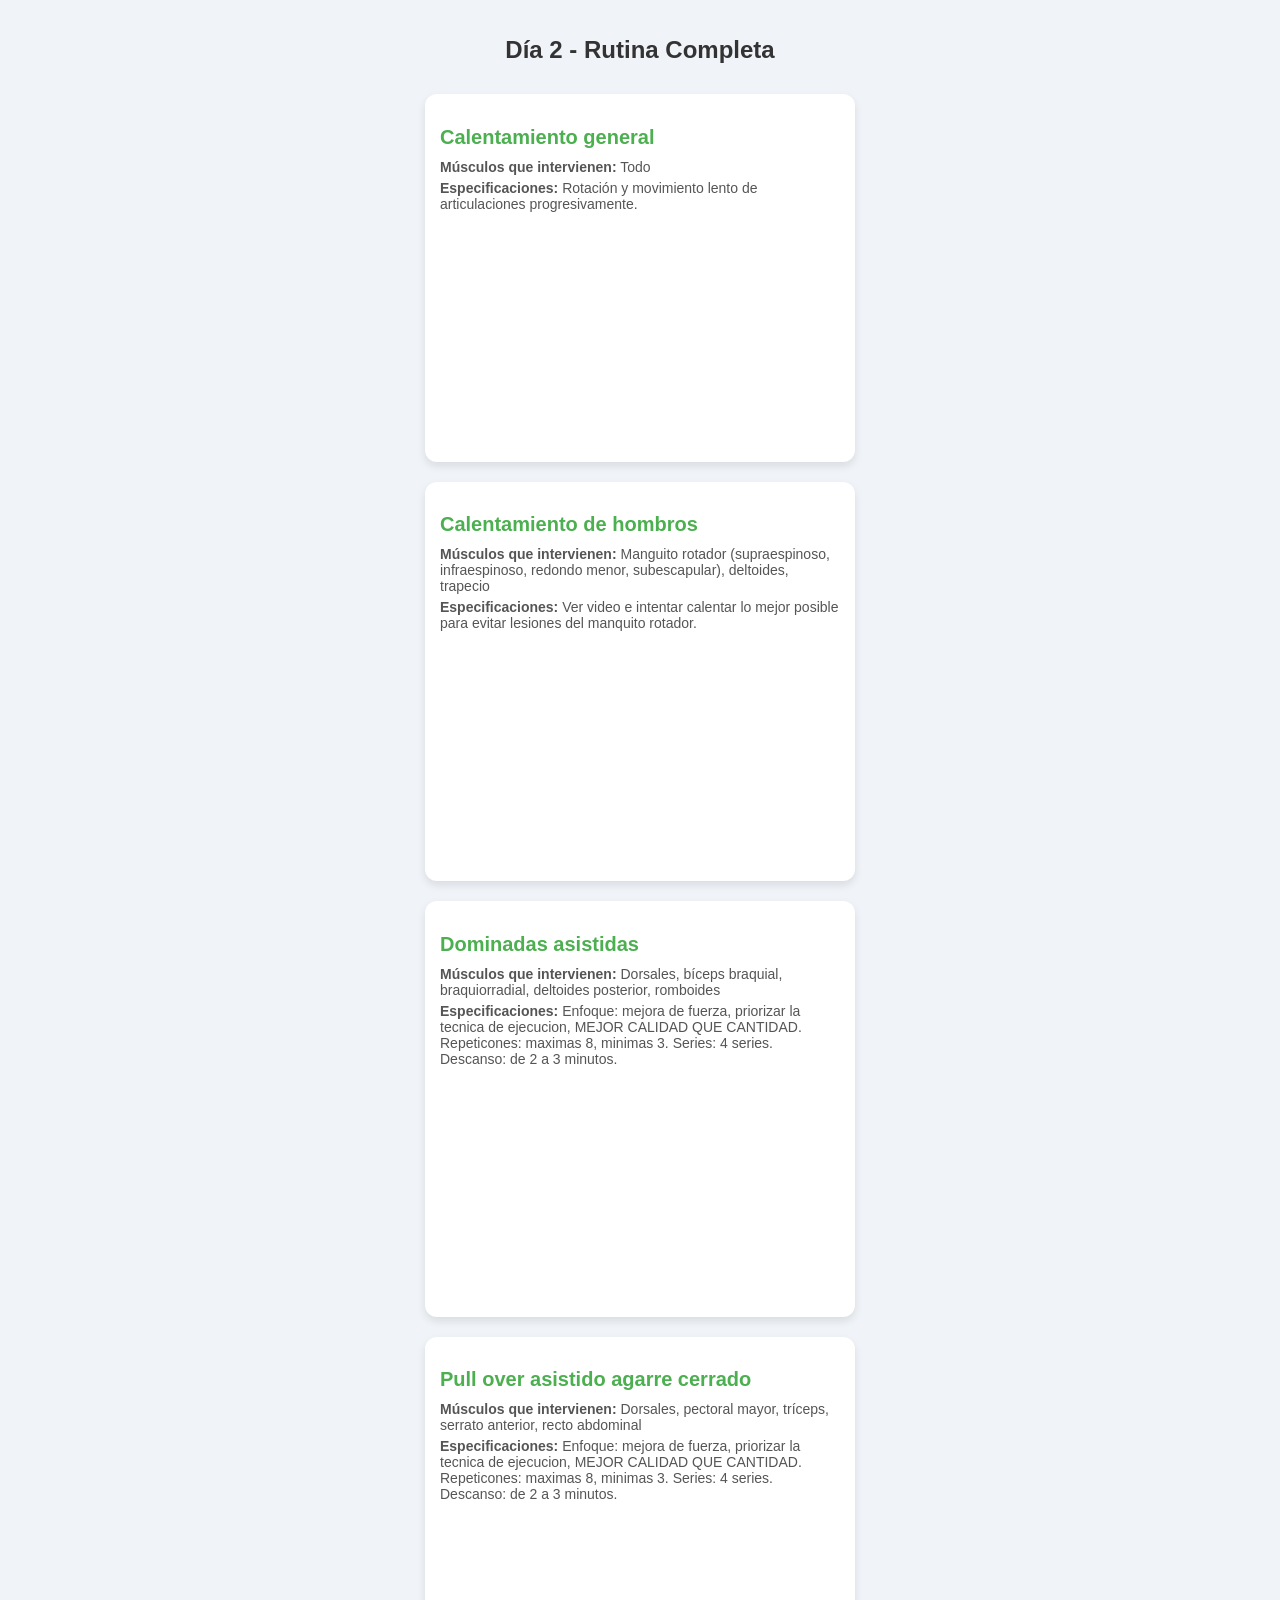
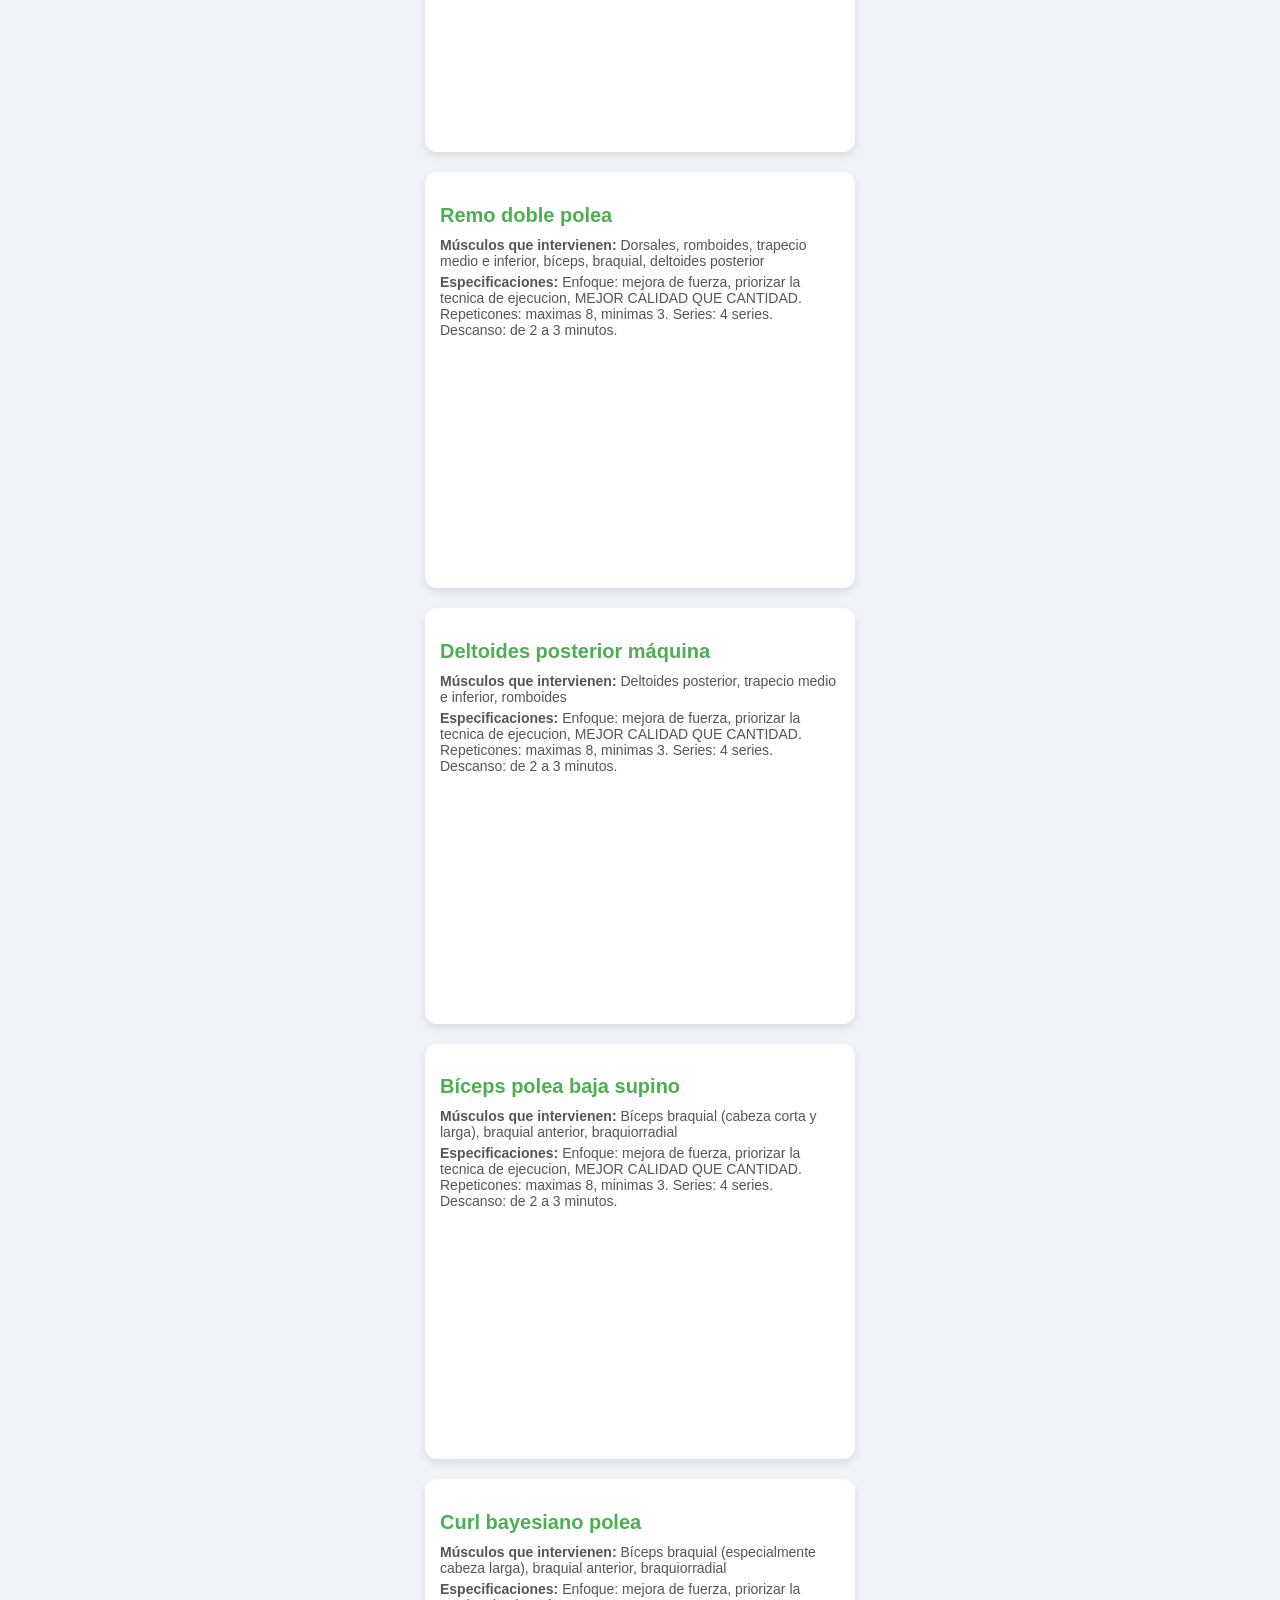
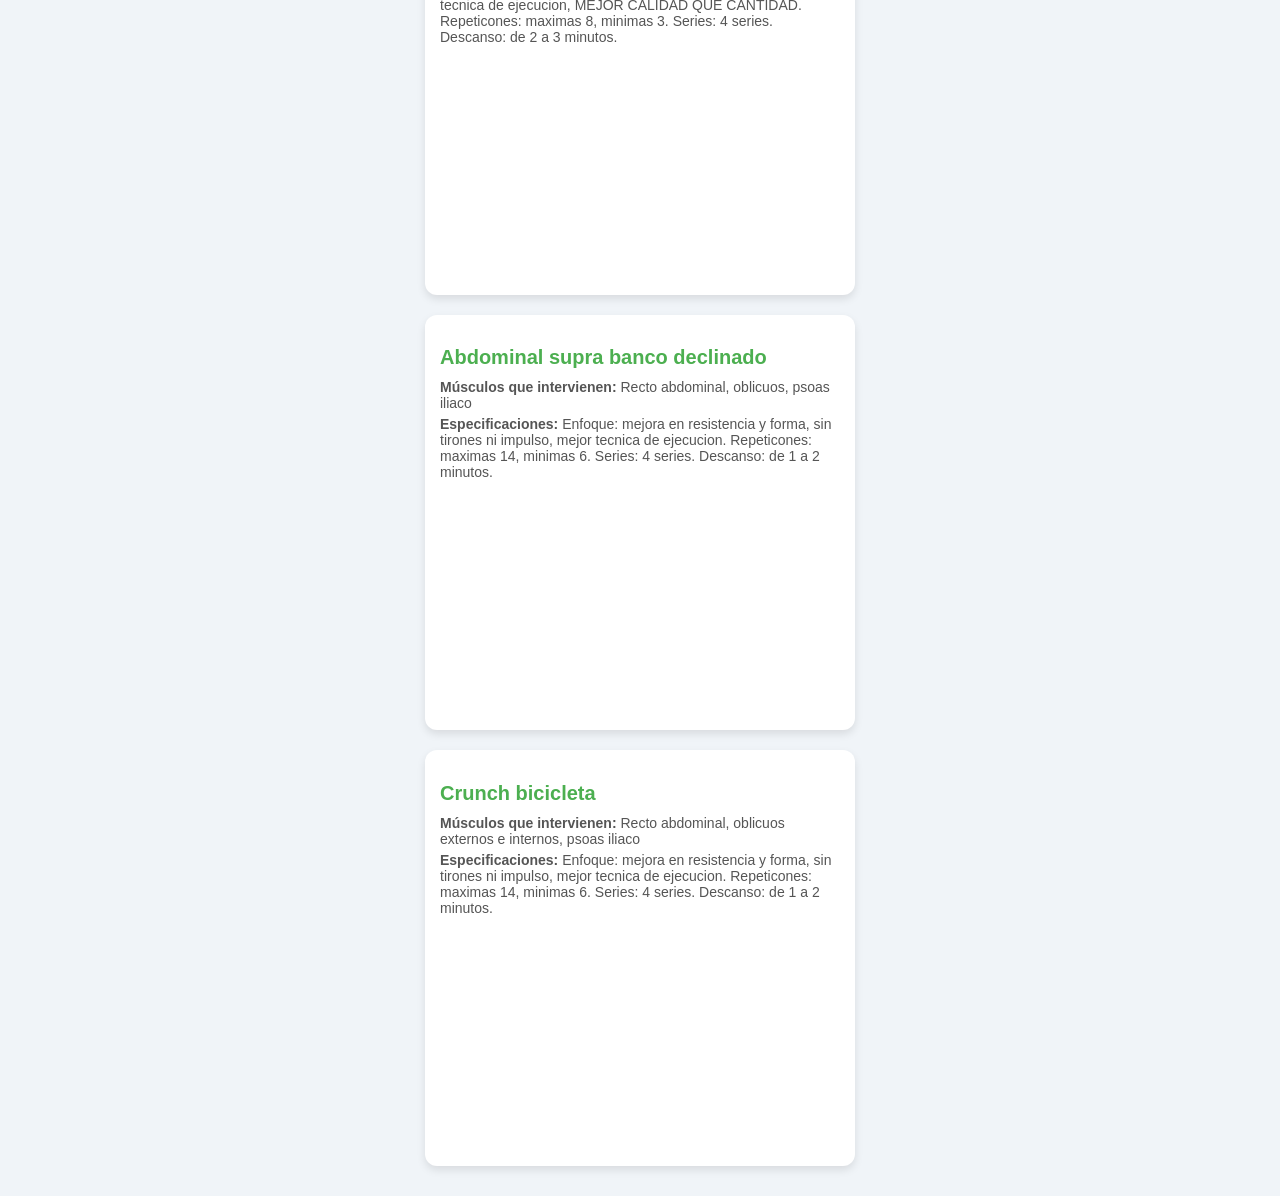
<file: app/src/main/java/com/bochicapp/gym/web/Daniel/dia2.html>
<!DOCTYPE html>
<html lang="es">
<head>
    <meta charset="UTF-8">
    <meta name="viewport" content="width=device-width, initial-scale=1.0">
    <title>Día 1 - Rutina Completa</title>
    <link rel="stylesheet" href="styles2.css">
</head>
<body>
<h1>Día 2 - Rutina Completa</h1>
<div class="rutina-container">
    <div class="ejercicio">
        <h2>Calentamiento general</h2>
        <p><strong>Músculos que intervienen:</strong> Todo</p>
        <p><strong>Especificaciones:</strong> Rotación y movimiento lento de articulaciones progresivamente.</p>
        <div class="video-container">
            <iframe src="https://www.youtube.com/embed/YGoCAfU6d-s" frameborder="0" allowfullscreen></iframe>
        </div>
    </div>

    <div class="ejercicio">
        <h2>Calentamiento de hombros</h2>
        <p><strong>Músculos que intervienen:</strong> Manguito rotador (supraespinoso, infraespinoso, redondo menor, subescapular), deltoides, trapecio</p>
        <p><strong>Especificaciones:</strong> Ver video e intentar calentar lo mejor posible para evitar lesiones del manquito rotador.</p>
        <div class="video-container">
            <iframe src="https://www.youtube.com/embed/A0gCCmGqn_M" frameborder="0" allowfullscreen></iframe>
        </div>
    </div>

    <div class="ejercicio">
        <h2>Dominadas asistidas</h2>
        <p><strong>Músculos que intervienen:</strong> Dorsales, bíceps braquial, braquiorradial, deltoides posterior, romboides</p>
        <p><strong>Especificaciones:</strong> Enfoque: mejora de fuerza, priorizar la tecnica de ejecucion, MEJOR CALIDAD QUE CANTIDAD. Repeticones: maximas 8, minimas 3. Series: 4 series. Descanso: de 2 a 3 minutos.</p>
        <div class="video-container">
            <iframe src="https://www.youtube.com/embed/lgE47t3dr2Q" frameborder="0" allowfullscreen></iframe>
        </div>
    </div>

    <div class="ejercicio">
        <h2>Pull over asistido agarre cerrado</h2>
        <p><strong>Músculos que intervienen:</strong> Dorsales, pectoral mayor, tríceps, serrato anterior, recto abdominal</p>
        <p><strong>Especificaciones:</strong> Enfoque: mejora de fuerza, priorizar la tecnica de ejecucion, MEJOR CALIDAD QUE CANTIDAD. Repeticones: maximas 8, minimas 3. Series: 4 series. Descanso: de 2 a 3 minutos.</p>
        <div class="video-container">
            <iframe src="https://www.youtube.com/embed/4ygpWJgfhIE" frameborder="0" allowfullscreen></iframe>
        </div>
    </div>

    <div class="ejercicio">
        <h2>Remo doble polea</h2>
        <p><strong>Músculos que intervienen:</strong> Dorsales, romboides, trapecio medio e inferior, bíceps, braquial, deltoides posterior</p>
        <p><strong>Especificaciones:</strong> Enfoque: mejora de fuerza, priorizar la tecnica de ejecucion, MEJOR CALIDAD QUE CANTIDAD. Repeticones: maximas 8, minimas 3. Series: 4 series. Descanso: de 2 a 3 minutos.</p>
        <div class="video-container">
            <iframe src="https://www.youtube.com/embed/v02IVd4cuUU" frameborder="0" allowfullscreen></iframe>
        </div>
    </div>

    <div class="ejercicio">
        <h2>Deltoides posterior máquina</h2>
        <p><strong>Músculos que intervienen:</strong> Deltoides posterior, trapecio medio e inferior, romboides</p>
        <p><strong>Especificaciones:</strong> Enfoque: mejora de fuerza, priorizar la tecnica de ejecucion, MEJOR CALIDAD QUE CANTIDAD. Repeticones: maximas 8, minimas 3. Series: 4 series. Descanso: de 2 a 3 minutos.</p>
        <div class="video-container">
            <iframe src="https://www.youtube.com/embed/QJLG15jHksA" frameborder="0" allowfullscreen></iframe>
        </div>
    </div>

    <div class="ejercicio">
        <h2>Bíceps polea baja supino</h2>
        <p><strong>Músculos que intervienen:</strong> Bíceps braquial (cabeza corta y larga), braquial anterior, braquiorradial</p>
        <p><strong>Especificaciones:</strong> Enfoque: mejora de fuerza, priorizar la tecnica de ejecucion, MEJOR CALIDAD QUE CANTIDAD. Repeticones: maximas 8, minimas 3. Series: 4 series. Descanso: de 2 a 3 minutos.</p>
        <div class="video-container">
            <iframe src="https://www.youtube.com/embed/U6op1JiV0T8" frameborder="0" allowfullscreen></iframe>
        </div>
    </div>

    <div class="ejercicio">
        <h2>Curl bayesiano polea</h2>
        <p><strong>Músculos que intervienen:</strong> Bíceps braquial (especialmente cabeza larga), braquial anterior, braquiorradial</p>
        <p><strong>Especificaciones:</strong> Enfoque: mejora de fuerza, priorizar la tecnica de ejecucion, MEJOR CALIDAD QUE CANTIDAD. Repeticones: maximas 8, minimas 3. Series: 4 series. Descanso: de 2 a 3 minutos.</p>
        <div class="video-container">
            <iframe src="https://www.youtube.com/embed/m1wGr3O-nzo" frameborder="0" allowfullscreen></iframe>
        </div>
    </div>

    <div class="ejercicio">
        <h2>Abdominal supra banco declinado</h2>
        <p><strong>Músculos que intervienen:</strong> Recto abdominal, oblicuos, psoas iliaco</p>
        <p><strong>Especificaciones:</strong> Enfoque: mejora en resistencia y forma, sin tirones ni impulso, mejor tecnica de ejecucion. Repeticones: maximas 14, minimas 6. Series: 4 series. Descanso: de 1 a 2 minutos.</p>
        <div class="video-container">
            <iframe src="https://www.youtube.com/embed/e9cDABS-wGk" frameborder="0" allowfullscreen></iframe>
        </div>
    </div>

    <div class="ejercicio">
        <h2>Crunch bicicleta</h2>
        <p><strong>Músculos que intervienen:</strong> Recto abdominal, oblicuos externos e internos, psoas iliaco</p>
        <p><strong>Especificaciones:</strong> Enfoque: mejora en resistencia y forma, sin tirones ni impulso, mejor tecnica de ejecucion. Repeticones: maximas 14, minimas 6. Series: 4 series. Descanso: de 1 a 2 minutos.</p>
        <div class="video-container">
            <iframe src="https://www.youtube.com/embed/wnuLak2onoA" frameborder="0" allowfullscreen></iframe>
        </div>
    </div>
</div>
</body>
</html>
</file>
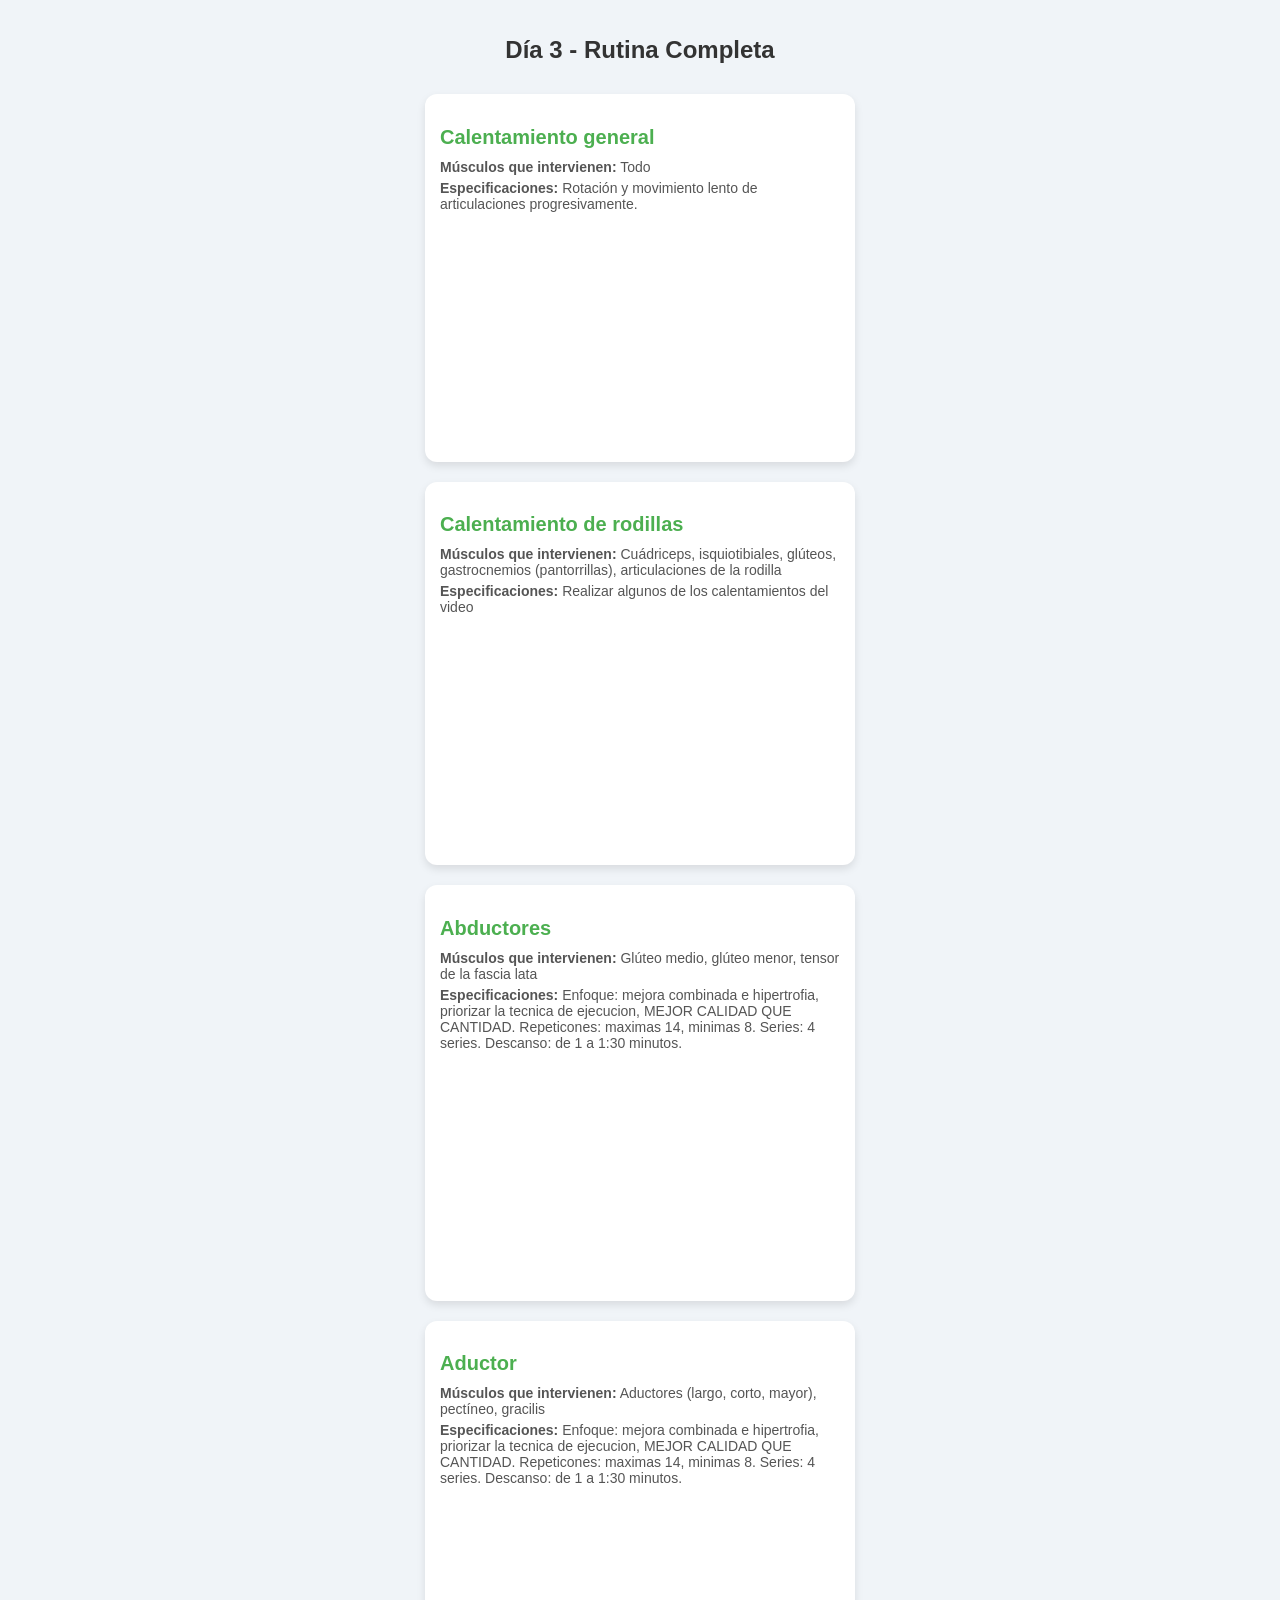
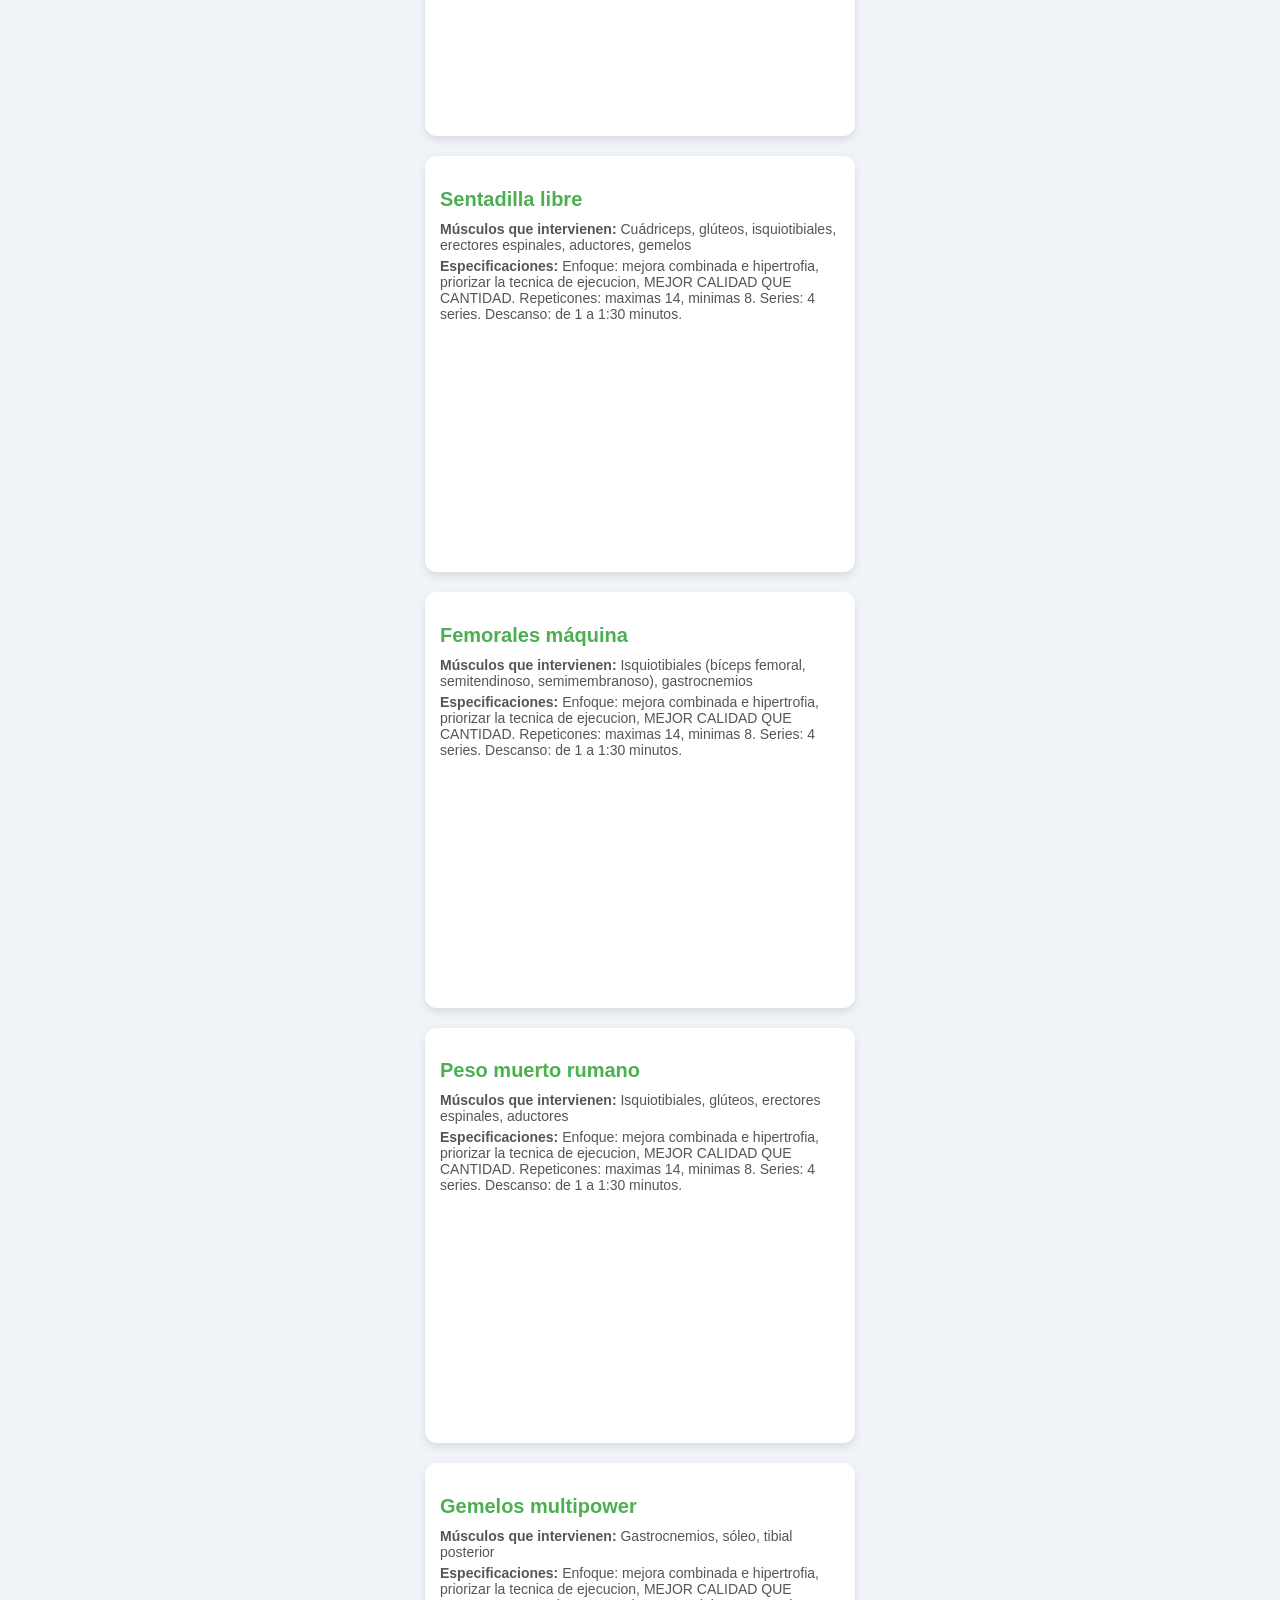
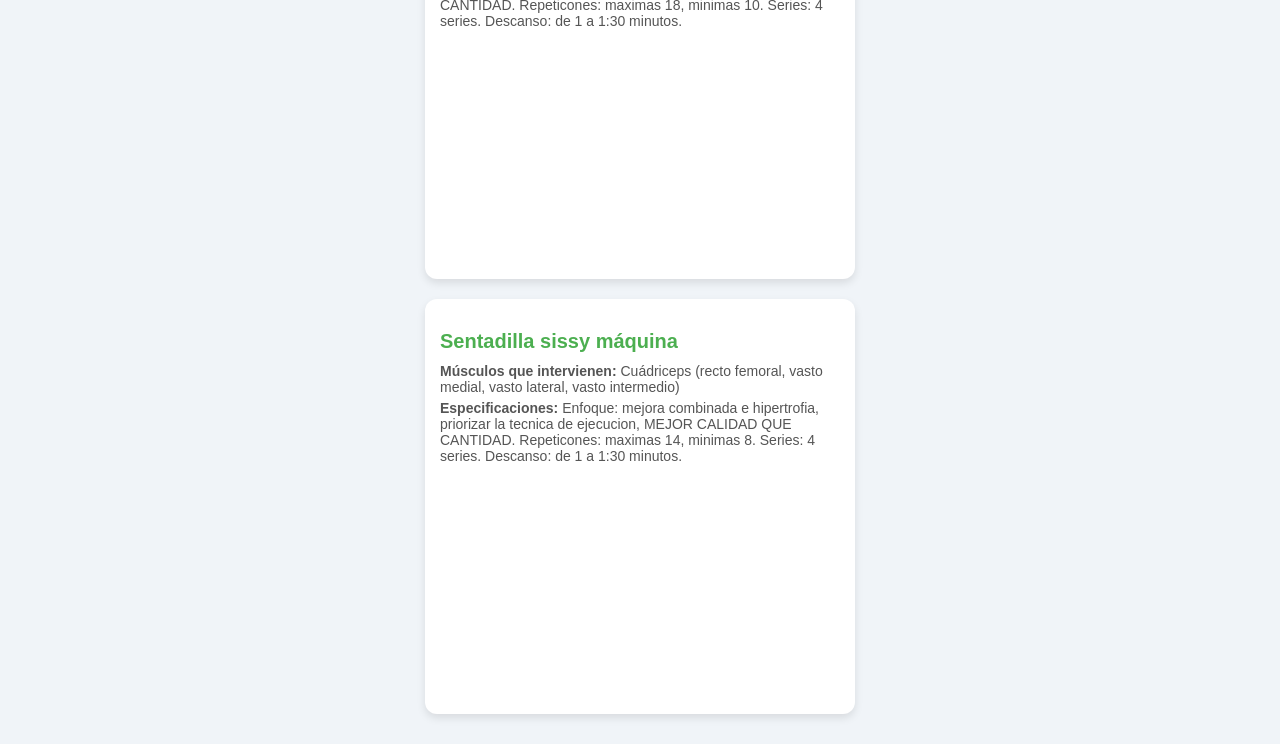
<file: app/src/main/java/com/bochicapp/gym/web/Daniel/dia3.html>
<!DOCTYPE html>
<html lang="es">
<head>
    <meta charset="UTF-8">
    <meta name="viewport" content="width=device-width, initial-scale=1.0">
    <title>Día 2 - Rutina Completa</title>
    <link rel="stylesheet" href="styles2.css">
</head>
<body>
<h1>Día 3 - Rutina Completa</h1>
<div class="rutina-container">
    <div class="ejercicio">
        <h2>Calentamiento general</h2>
        <p><strong>Músculos que intervienen:</strong> Todo</p>
        <p><strong>Especificaciones:</strong> Rotación y movimiento lento de articulaciones progresivamente.</p>
        <div class="video-container">
            <iframe src="https://www.youtube.com/embed/YGoCAfU6d-s" frameborder="0" allowfullscreen></iframe>
        </div>
    </div>

    <div class="ejercicio">
        <h2>Calentamiento de rodillas</h2>
        <p><strong>Músculos que intervienen:</strong> Cuádriceps, isquiotibiales, glúteos, gastrocnemios (pantorrillas), articulaciones de la rodilla</p>
        <p><strong>Especificaciones:</strong> Realizar algunos de los calentamientos del video</p>
        <div class="video-container">
            <iframe src="https://www.youtube.com/embed/jSACK-0lKi4" frameborder="0" allowfullscreen></iframe>
        </div>
    </div>

    <div class="ejercicio">
        <h2>Abductores</h2>
        <p><strong>Músculos que intervienen:</strong> Glúteo medio, glúteo menor, tensor de la fascia lata</p>
        <p><strong>Especificaciones:</strong> Enfoque: mejora combinada e hipertrofia, priorizar la tecnica de ejecucion, MEJOR CALIDAD QUE CANTIDAD. Repeticones: maximas 14, minimas 8. Series: 4 series. Descanso: de 1 a 1:30 minutos.</p>
        <div class="video-container">
            <iframe src="https://www.youtube.com/embed/Ag57DscB5uA" frameborder="0" allowfullscreen></iframe>
        </div>
    </div>

    <div class="ejercicio">
        <h2>Aductor</h2>
        <p><strong>Músculos que intervienen:</strong> Aductores (largo, corto, mayor), pectíneo, gracilis</p>
        <p><strong>Especificaciones:</strong> Enfoque: mejora combinada e hipertrofia, priorizar la tecnica de ejecucion, MEJOR CALIDAD QUE CANTIDAD. Repeticones: maximas 14, minimas 8. Series: 4 series. Descanso: de 1 a 1:30 minutos.</p>
        <div class="video-container">
            <iframe src="https://www.youtube.com/embed/i-Cotxp4wpM" frameborder="0" allowfullscreen></iframe>
        </div>
    </div>

    <div class="ejercicio">
        <h2>Sentadilla libre</h2>
        <p><strong>Músculos que intervienen:</strong> Cuádriceps, glúteos, isquiotibiales, erectores espinales, aductores, gemelos</p>
        <p><strong>Especificaciones:</strong> Enfoque: mejora combinada e hipertrofia, priorizar la tecnica de ejecucion, MEJOR CALIDAD QUE CANTIDAD. Repeticones: maximas 14, minimas 8. Series: 4 series. Descanso: de 1 a 1:30 minutos.</p>
        <div class="video-container">
            <iframe src="https://www.youtube.com/embed/oQ-Poj58S3c" frameborder="0" allowfullscreen></iframe>
        </div>
    </div>

    <div class="ejercicio">
        <h2>Femorales máquina</h2>
        <p><strong>Músculos que intervienen:</strong> Isquiotibiales (bíceps femoral, semitendinoso, semimembranoso), gastrocnemios</p>
        <p><strong>Especificaciones:</strong> Enfoque: mejora combinada e hipertrofia, priorizar la tecnica de ejecucion, MEJOR CALIDAD QUE CANTIDAD. Repeticones: maximas 14, minimas 8. Series: 4 series. Descanso: de 1 a 1:30 minutos.</p>
        <div class="video-container">
            <iframe src="https://www.youtube.com/embed/VEAv16_YIF0" frameborder="0" allowfullscreen></iframe>
        </div>
    </div>

    <div class="ejercicio">
        <h2>Peso muerto rumano</h2>
        <p><strong>Músculos que intervienen:</strong> Isquiotibiales, glúteos, erectores espinales, aductores</p>
        <p><strong>Especificaciones:</strong> Enfoque: mejora combinada e hipertrofia, priorizar la tecnica de ejecucion, MEJOR CALIDAD QUE CANTIDAD. Repeticones: maximas 14, minimas 8. Series: 4 series. Descanso: de 1 a 1:30 minutos.</p>
        <div class="video-container">
            <iframe src="https://www.youtube.com/embed/0mUwMamTBaI" frameborder="0" allowfullscreen></iframe>
        </div>
    </div>

    <div class="ejercicio">
        <h2>Gemelos multipower</h2>
        <p><strong>Músculos que intervienen:</strong> Gastrocnemios, sóleo, tibial posterior</p>
        <p><strong>Especificaciones:</strong> Enfoque: mejora combinada e hipertrofia, priorizar la tecnica de ejecucion, MEJOR CALIDAD QUE CANTIDAD. Repeticones: maximas 18, minimas 10. Series: 4 series. Descanso: de 1 a 1:30 minutos.</p>
        <div class="video-container">
            <iframe src="https://www.youtube.com/embed/3d6jHpU76UE" frameborder="0" allowfullscreen></iframe>
        </div>
    </div>

    <div class="ejercicio">
        <h2>Sentadilla sissy máquina</h2>
        <p><strong>Músculos que intervienen:</strong> Cuádriceps (recto femoral, vasto medial, vasto lateral, vasto intermedio)</p>
        <p><strong>Especificaciones:</strong> Enfoque: mejora combinada e hipertrofia, priorizar la tecnica de ejecucion, MEJOR CALIDAD QUE CANTIDAD. Repeticones: maximas 14, minimas 8. Series: 4 series. Descanso: de 1 a 1:30 minutos.</p>
        <div class="video-container">
            <iframe src="https://www.youtube.com/embed/HcPdY7daTuI" frameborder="0" allowfullscreen></iframe>
        </div>
    </div>
</div>
</body>
</html>
</file>
<file: app/src/main/java/com/bochicapp/gym/web/styles.css>
body {
    font-family: Arial, sans-serif;
    background-color: #f0f4f8;
    margin: 0;
    padding: 20px;
    text-align: center;
}

h1 {
    color: #333;
    margin-bottom: 30px;
    font-size: 24px;
}

/* Card styles */
.dia {
    background-color: #fff;
    border-radius: 12px;
    padding: 20px;
    margin: 15px auto;
    width: 100%;
    max-width: 400px;
    box-shadow: 0 4px 8px rgba(0, 0, 0, 0.1);
    display: flex;
    flex-direction: column;
    align-items: center;
}

button {
    background-color: #4CAF50;
    color: white;
    padding: 12px 24px;
    margin-bottom: 10px;
    border: none;
    border-radius: 8px;
    cursor: pointer;
    font-size: 16px;
    transition: background-color 0.3s ease, transform 0.2s ease;
    width: 100%;
    max-width: 300px;
}

button:hover {
    background-color: #45a049;
    transform: translateY(-2px);
}

p {
    color: #555;
    font-size: 14px;
    margin: 0;
    padding: 0 10px;
}

/* Responsive adjustments */
@media (max-width: 600px) {
    body {
        padding: 10px;
    }

    h1 {
        font-size: 20px;
    }

    .dia {
        padding: 15px;
        margin: 10px 0;
    }

    button {
        font-size: 14px;
        padding: 10px 20px;
    }

    p {
        font-size: 13px;
    }
}
</file>
<file: app/src/main/java/com/bochicapp/gym/web/Daniel/styles.css>
body {
    font-family: Arial, sans-serif;
    background-color: #f0f4f8;
    margin: 0;
    padding: 20px;
    text-align: center;
}

h1 {
    color: #333;
    margin-bottom: 30px;
    font-size: 24px;
}

/* Card styles */
.dia {
    background-color: #fff;
    border-radius: 12px;
    padding: 20px;
    margin: 15px auto;
    width: 100%;
    max-width: 400px;
    box-shadow: 0 4px 8px rgba(0, 0, 0, 0.1);
    display: flex;
    flex-direction: column;
    align-items: center;
}

button {
    background-color: #4CAF50;
    color: white;
    padding: 12px 24px;
    margin-bottom: 10px;
    border: none;
    border-radius: 8px;
    cursor: pointer;
    font-size: 16px;
    transition: background-color 0.3s ease, transform 0.2s ease;
    width: 100%;
    max-width: 300px;
}

button:hover {
    background-color: #45a049;
    transform: translateY(-2px);
}

p {
    color: #555;
    font-size: 14px;
    margin: 0;
    padding: 0 10px;
}

/* Responsive adjustments */
@media (max-width: 600px) {
    body {
        padding: 10px;
    }

    h1 {
        font-size: 20px;
    }

    .dia {
        padding: 15px;
        margin: 10px 0;
    }

    button {
        font-size: 14px;
        padding: 10px 20px;
    }

    p {
        font-size: 13px;
    }
}
</file>
<file: app/src/main/java/com/bochicapp/gym/web/styles2.css>
body {
    font-family: Arial, sans-serif;
    background-color: #f0f4f8;
    margin: 0;
    padding: 20px;
}

h1 {
    text-align: center;
    color: #333;
    font-size: 24px;
    margin-bottom: 20px;
}

.rutina-container {
    display: flex;
    flex-direction: column;
    align-items: center;
}

.ejercicio {
    background-color: #fff;
    border-radius: 12px;
    padding: 15px;
    margin: 10px 0;
    width: 100%;
    max-width: 400px;
    box-shadow: 0 4px 8px rgba(0,0,0,0.1);
}

.ejercicio h2 {
    font-size: 20px;
    color: #4CAF50;
    margin-bottom: 10px;
}

.ejercicio p {
    font-size: 14px;
    color: #555;
    margin: 5px 0;
}

.video-container {
    position: relative;
    width: 100%;
    padding-bottom: 56.25%; /* 16:9 ratio */
    height: 0;
    overflow: hidden;
    border-radius: 8px;
    margin-top: 10px;
}

.video-container iframe {
    position: absolute;
    top: 0;
    left: 0;
    width: 100%;
    height: 100%;
    border: 0;
}

/* Responsive */
@media (max-width: 600px) {
    body {
        padding: 10px;
    }

    h1 {
        font-size: 20px;
    }

    .ejercicio {
        padding: 10px;
    }

    .ejercicio h2 {
        font-size: 18px;
    }

    .ejercicio p {
        font-size: 13px;
    }
}
</file>
<file: app/src/main/java/com/bochicapp/gym/web/Daniel/styles2.css>
body {
    font-family: Arial, sans-serif;
    background-color: #f0f4f8;
    margin: 0;
    padding: 20px;
}

h1 {
    text-align: center;
    color: #333;
    font-size: 24px;
    margin-bottom: 20px;
}

.rutina-container {
    display: flex;
    flex-direction: column;
    align-items: center;
}

.ejercicio {
    background-color: #fff;
    border-radius: 12px;
    padding: 15px;
    margin: 10px 0;
    width: 100%;
    max-width: 400px;
    box-shadow: 0 4px 8px rgba(0,0,0,0.1);
}

.ejercicio h2 {
    font-size: 20px;
    color: #4CAF50;
    margin-bottom: 10px;
}

.ejercicio p {
    font-size: 14px;
    color: #555;
    margin: 5px 0;
}

.video-container {
    position: relative;
    width: 100%;
    padding-bottom: 56.25%; /* 16:9 ratio */
    height: 0;
    overflow: hidden;
    border-radius: 8px;
    margin-top: 10px;
}

.video-container iframe {
    position: absolute;
    top: 0;
    left: 0;
    width: 100%;
    height: 100%;
    border: 0;
}

/* Responsive */
@media (max-width: 600px) {
    body {
        padding: 10px;
    }

    h1 {
        font-size: 20px;
    }

    .ejercicio {
        padding: 10px;
    }

    .ejercicio h2 {
        font-size: 18px;
    }

    .ejercicio p {
        font-size: 13px;
    }
}
</file>
